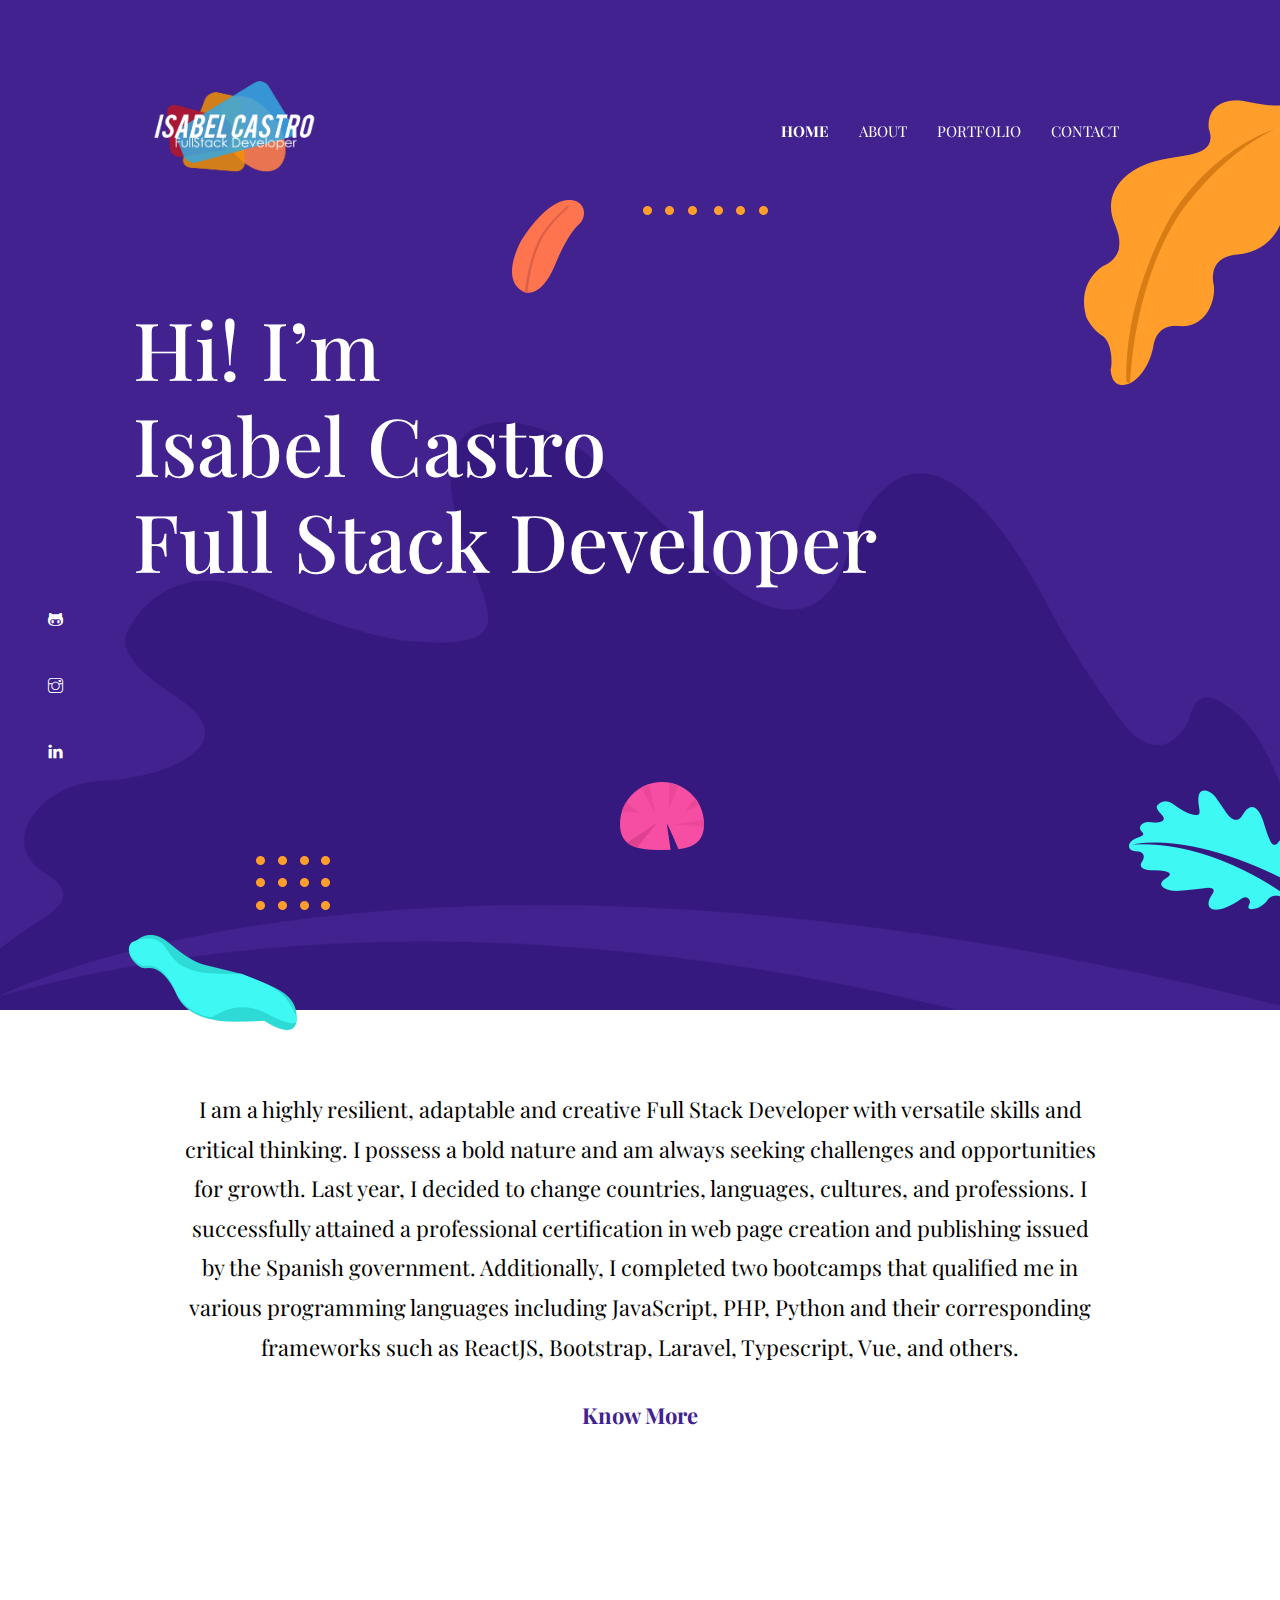
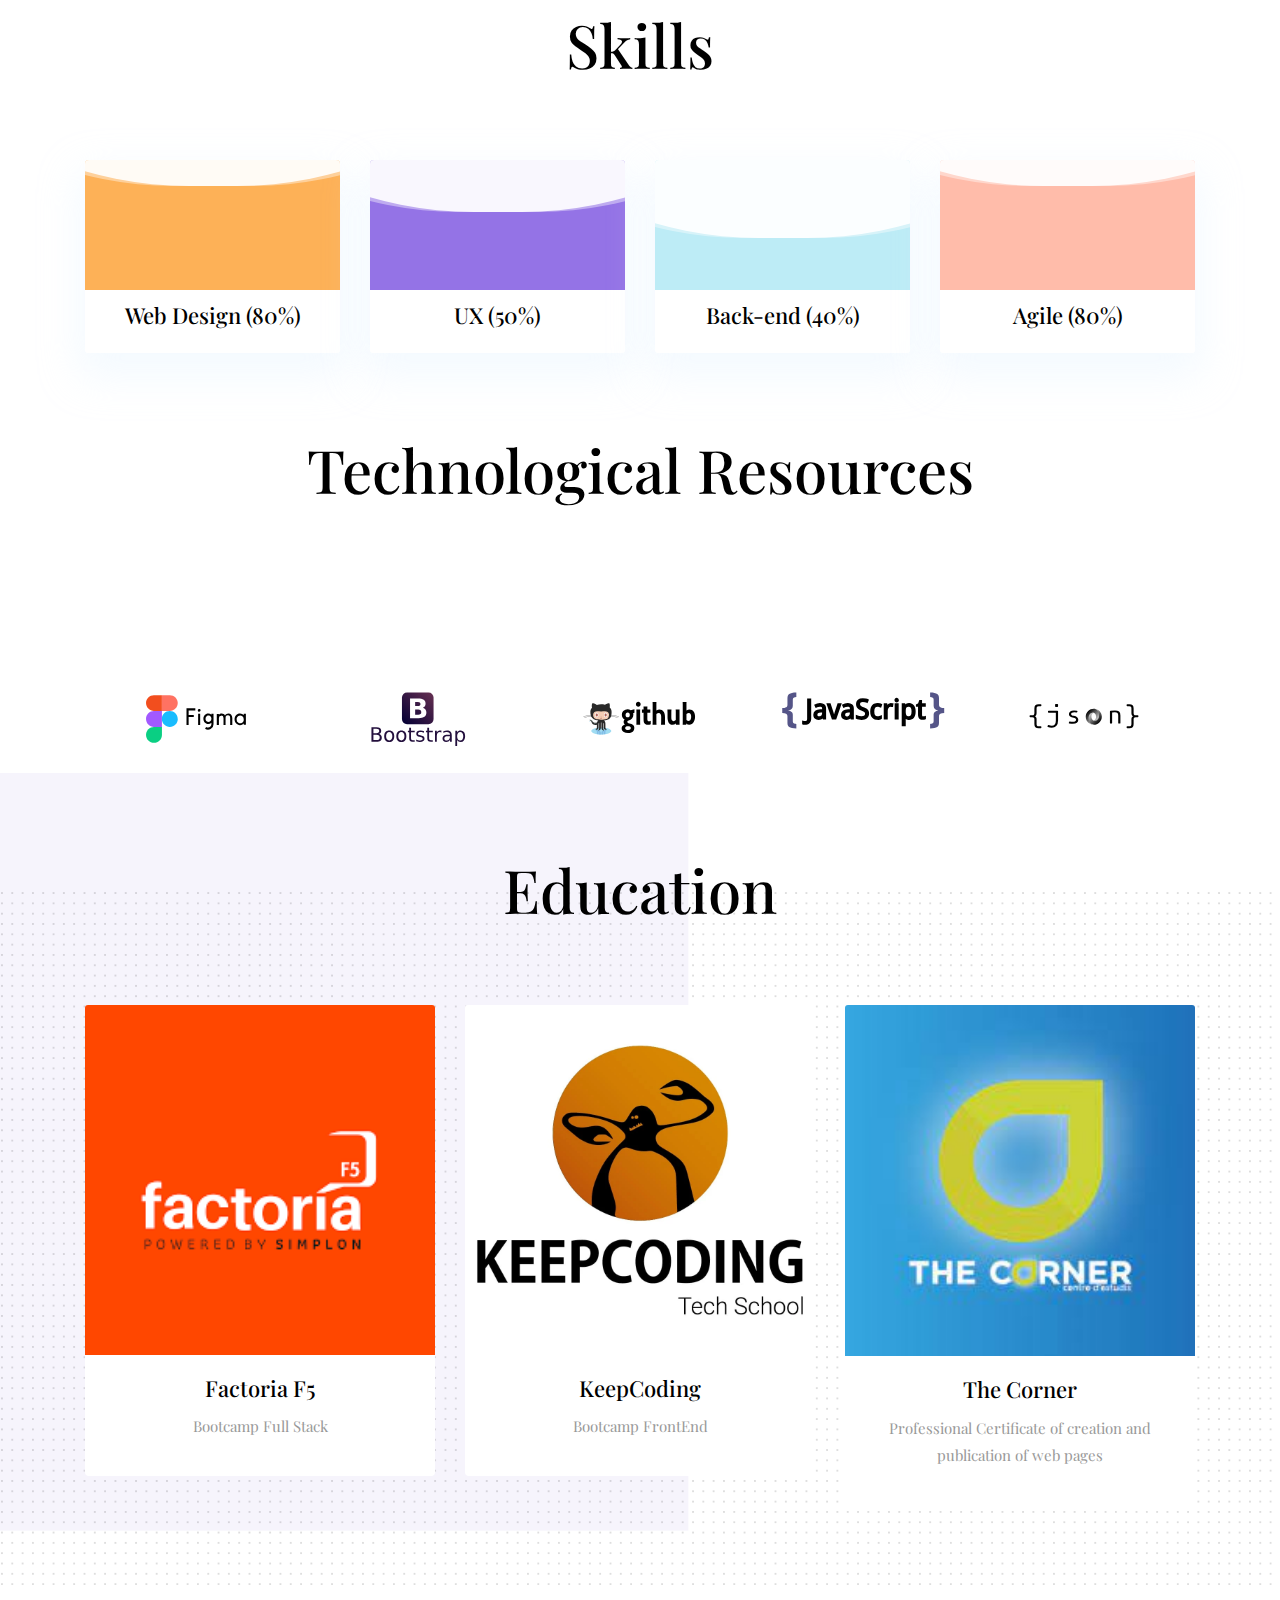
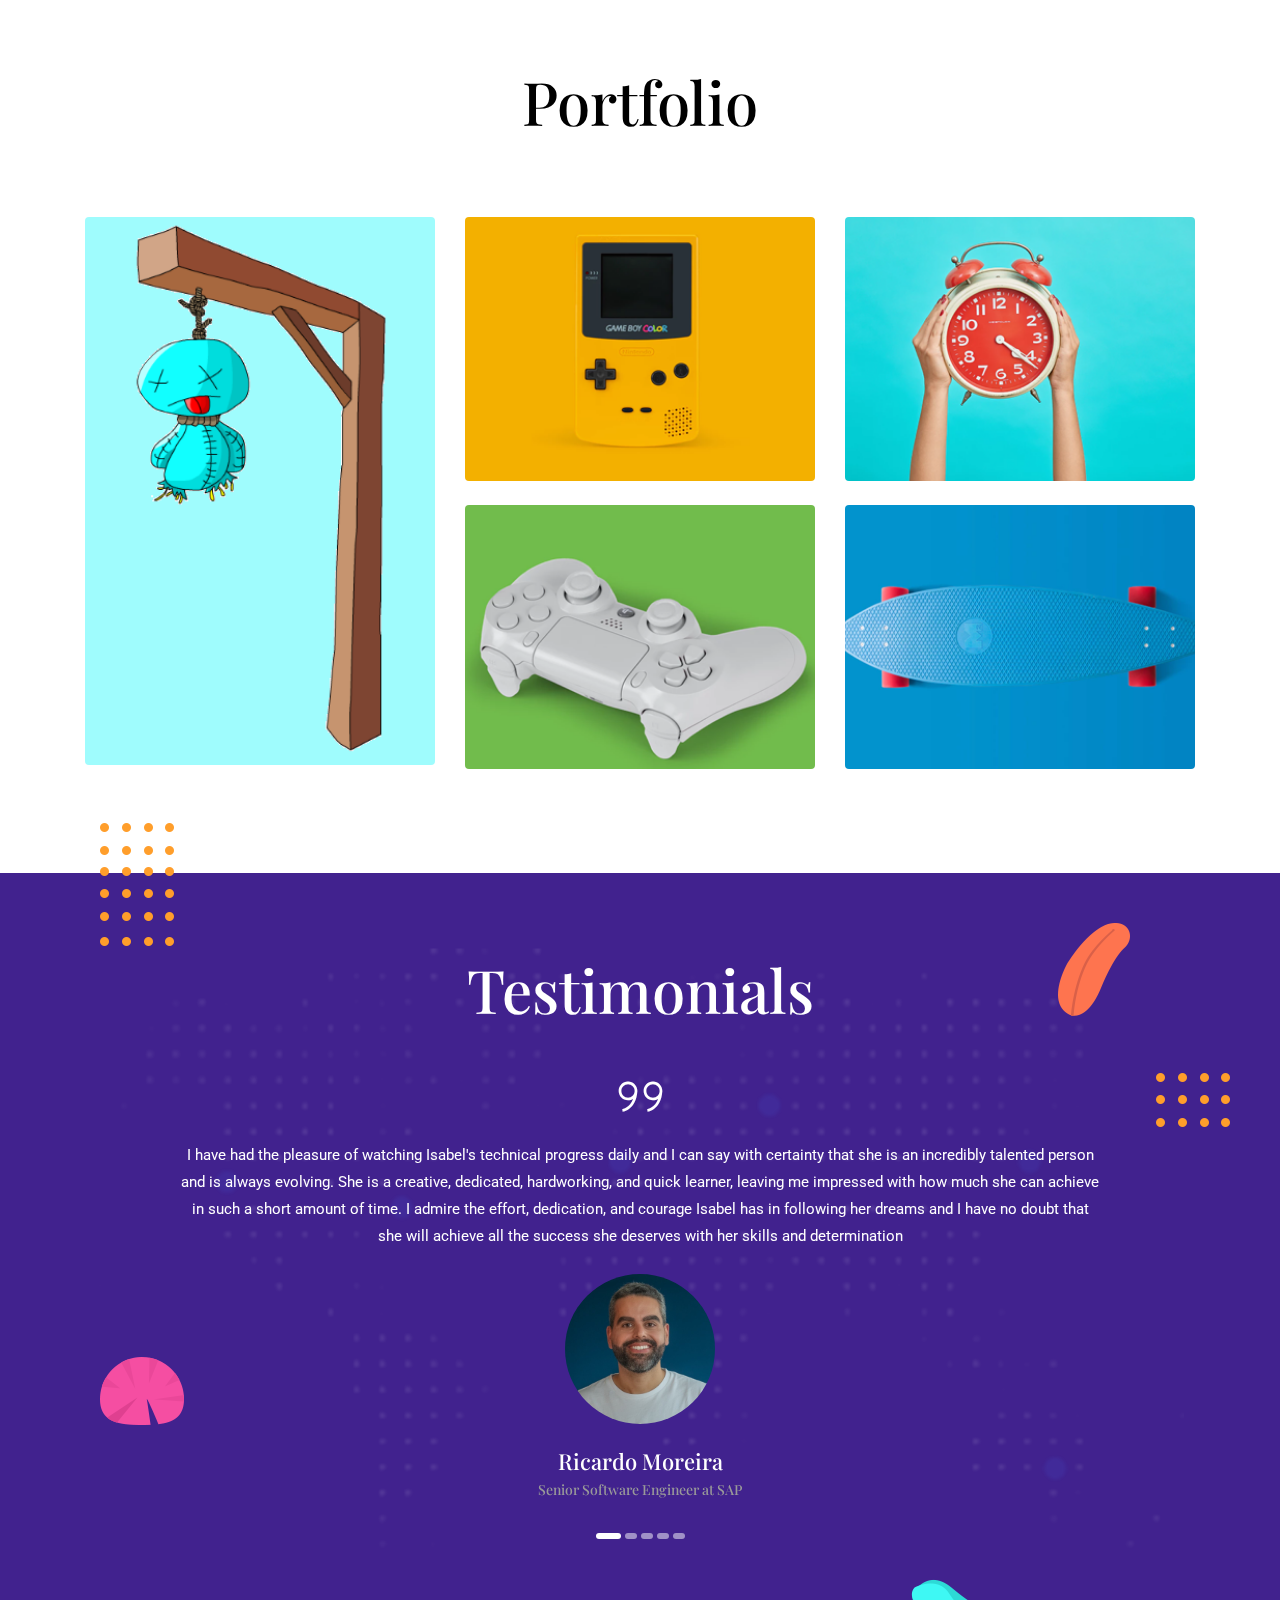
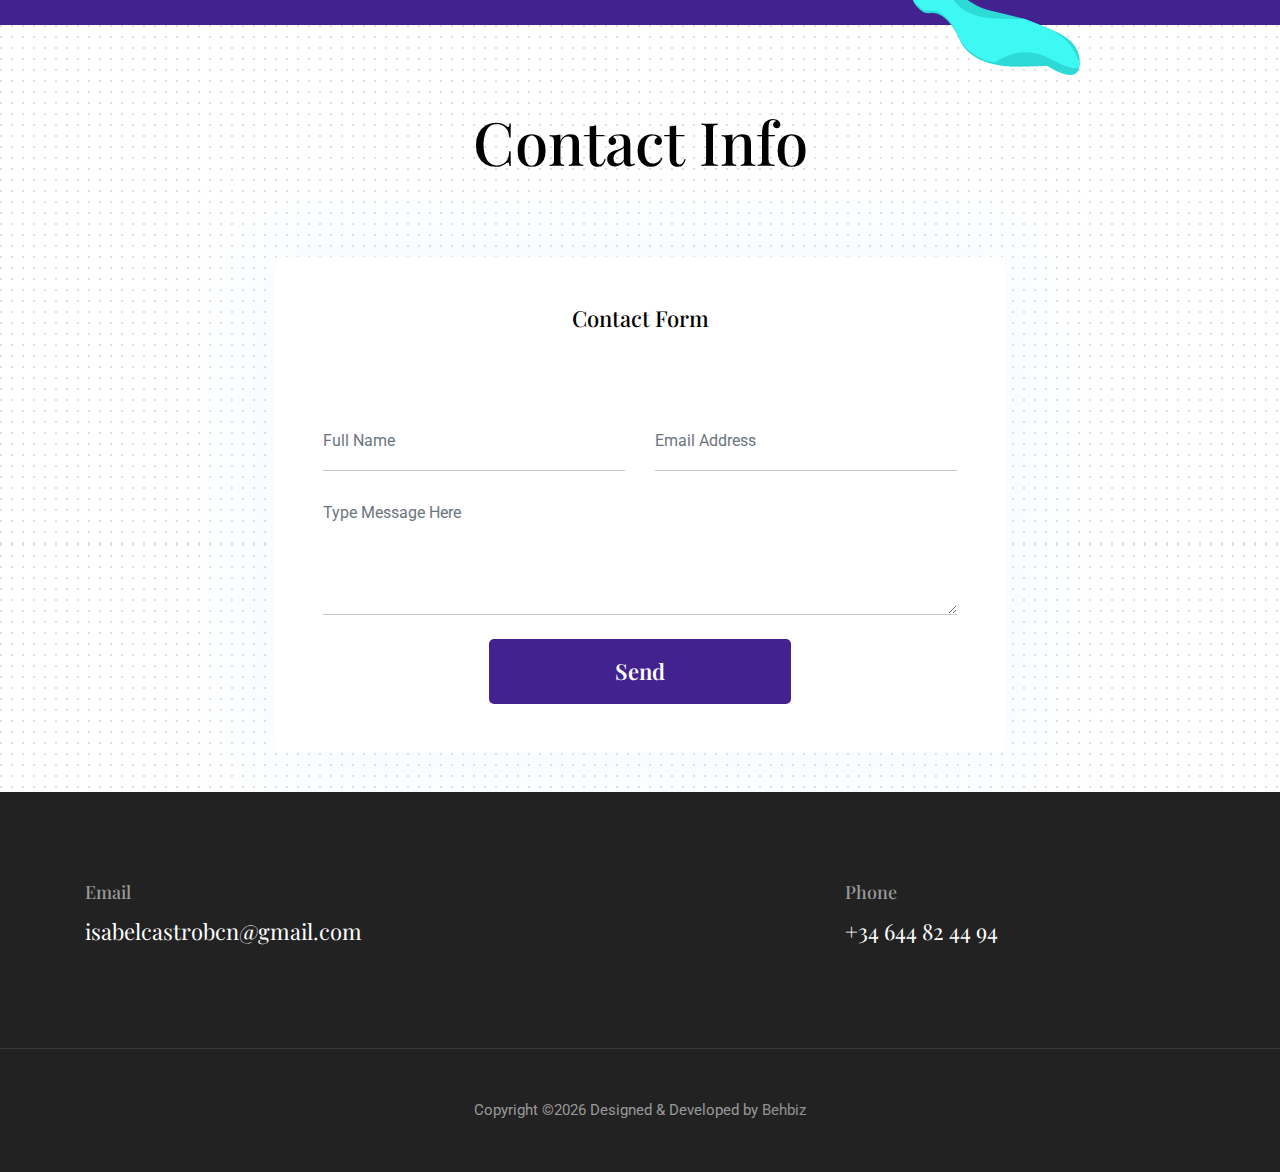
<file: theme/index.html>
<!DOCTYPE html>
<html lang="en">
<head>
  <meta charset="utf-8">
  <title>Portfolio I.S.C</title>
  <meta http-equiv="X-UA-Compatible" content="IE=edge">
  <meta name="description" content="Creative Portfolio Template">
  <meta name="viewport" content="width=device-width, initial-scale=1.0, maximum-scale=5.0">
  <meta name="author" content="Themefisher">
  <meta name="generator" content="Themefisher Kross Template v1.0">
  <meta name="theme-name" content="ISC" />
  <!-- Pendente -->
  <link rel="shortcut icon" type="image/x-icon" href="images/favicon.png" />
  <link rel="stylesheet" href="plugins/bootstrap/bootstrap.min.css">
  <link rel="stylesheet" href="plugins/slick/slick.css">
  <!-- pendente -->
  <link rel="stylesheet" href="plugins/themify-icons/themify-icons.css">
  <link href="css/style.css" rel="stylesheet">
</head>
<body>
  <header class="navigation fixed-top">
  <nav class="navbar navbar-expand-lg navbar-dark">
    <a class="navbar-brand font-tertiary h3" href="index.html">
    <!-- Pendente --><img src="./images/logo.png" width="170px" alt=" "></a>
    <button class="navbar-toggler" type="button" data-toggle="collapse" data-target="#navigation"
      aria-controls="navigation" aria-expanded="false" aria-label="Toggle navigation">
      <span class="navbar-toggler-icon"></span>
    </button>
    <div class="collapse navbar-collapse text-center" id="navigation">
      <ul class="navbar-nav ml-auto">
        <li class="nav-item active">
          <a class="nav-link" href="index.html">Home</a>
        </li>
        <li class="nav-item">
          <a class="nav-link" href="about.html">about</a>
        </li>
        <li class="nav-item">
          <a class="nav-link" href="portfolio.html">Portfolio</a>
        </li>
        <li class="nav-item">
          <a class="nav-link" href="contact.html">Contact</a>
        </li>
      </ul>
    </div>
  </nav>
</header>
<main class="main">
<!-- hero area -->
<section class="hero-area bg-primary" id="parallax">
  <div class="container">
    <div class="row">
      <div class="col-lg-11 mx-auto">
        <h1 class="text-white font-tertiary">Hi! I’m <br> Isabel Castro <br> Full Stack Developer</h1>
      </div>
    </div>
  </div>
  <div class="layer-bg w-100">
    <img class="img-fluid w-100" src="images/illustrations/leaf-bg.png" alt="bg-shape">
  </div>
  <div class="layer" id="l2">
    <img src="images/illustrations/dots-cyan.png" alt="bg-shape">
  </div>
  <div class="layer" id="l3">
    <img src="images/illustrations/leaf-orange.png" alt="bg-shape">
  </div>
  <div class="layer" id="l4">
    <img src="images/illustrations/dots-orange.png" alt="bg-shape">
  </div>
  <div class="layer" id="l5">
    <img src="images/illustrations/leaf-yellow.png" alt="bg-shape">
  </div>
  <div class="layer" id="l6">
    <img src="images/illustrations/leaf-cyan.png" alt="bg-shape">
  </div>
  <div class="layer" id="l7">
    <img src="images/illustrations/dots-group-orange.png" alt="bg-shape">
  </div>
  <div class="layer" id="l8">
    <img src="images/illustrations/leaf-pink-round.png" alt="bg-shape">
  </div>
  <div class="layer" id="l9">
    <img src="images/illustrations/leaf-cyan-2.png" alt="bg-shape">
  </div>
  <ul class="list-unstyled ml-5 mt-3 position-relative zindex-1">
    <li class="mb-5"><a class="text-white" href="https://github.com/Behbiz"><i class="ti-github"></i></a></li>
    <li class="mb-5"><a class="text-white" href="https://instagram.com/isabelscastro/"><i class="ti-instagram"></i></a></li>
    <li class="mb-5"><a class="text-white" href="https://linkedin.com/in/isabel-santos-castro-/"><i class="ti-linkedin"></i></a></li>
  </ul>
</section>
<!-- /hero area -->

<!-- about -->
<section class="section">
  <div class="container">
    <div class="row">
      <div class="col-lg-10 mx-auto text-center">
        <p class="font-secondary paragraph-lg text-dark"> <Last>I am a highly resilient, adaptable and creative Full Stack Developer with versatile skills and critical thinking. I possess a bold nature and am always seeking challenges and opportunities for growth. Last year, I decided to change countries, languages, cultures, and professions. I successfully attained a professional certification in web page creation and publishing issued by the Spanish government. Additionally, I completed two bootcamps that qualified me in various programming languages including JavaScript, PHP, Python and their corresponding frameworks such as ReactJS, Bootstrap, Laravel, Typescript, Vue, and others. </p>
        <a href="about.html" class="btn btn-transparent">know more</a>
      </div>
    </div>
  </div>
</section>
<!-- pendente skills -->
<section class="section">
  <div class="container">
    <div class="row">
      <div class="col-lg-12 text-center">
        <h2 class="section-title">Skills</h2>
      </div>
      <div class="col-lg-3 col-sm-6 mb-4 mb-lg-0">
        <div class="card shadow text-center">
          <div class="position-relative rounded-top progress-wrapper" data-color="#fdb157">
            <div class="wave" data-progress="80%"></div>
          </div>
          <div class="card-footer bg-white">
            <h4 class="card-title">Web Design (80%)</h4>
          </div>
        </div>
      </div>
      <div class="col-lg-3 col-sm-6 mb-4 mb-lg-0">
        <div class="card shadow text-center">
          <div class="position-relative rounded-top progress-wrapper" data-color="#9473e6">
            <div class="wave" data-progress="60%"></div>
          </div>
          <div class="card-footer bg-white">
            <h4 class="card-title">UX (50%)</h4>
          </div>
        </div>
      </div>
      <div class="col-lg-3 col-sm-6 mb-4 mb-lg-0">
        <div class="card shadow text-center">
          <div class="position-relative rounded-top progress-wrapper" data-color="#bdecf6">
            <div class="wave" data-progress="40%"></div>
          </div>
          <div class="card-footer bg-white">
            <h4 class="card-title">Back-end (40%)</h4>
          </div>
        </div>
      </div>
      <div class="col-lg-3 col-sm-6 mb-4 mb-lg-0">
        <div class="card shadow text-center">
          <div class="position-relative rounded-top progress-wrapper" data-color="#ffbcaa">
            <div class="wave" data-progress="80%"></div>
          </div>
          <div class="card-footer bg-white">
            <h4 class="card-title">Agile (80%)</h4>
          </div>
        </div>
      </div>
    </div>
  </div>
</section>
<!-- /skills -->
<!-- technologias -->
<div class="col-lg-12 text-center">
  <h2 class="section-title">Technological Resources</h2>
</div>
<section class="section pb-0">
 
  <div class="container">
    
    <div class="client-logo-slider d-flex align-items-center">
    <a href="contact.html" class="text-center d-block outline-0 p-4"><img class="d-unset img-fluid"
        src="./images/technologia/figma-ar21 (1).svg" alt="tech-logo"></a>
    <a href="contact.html" class="text-center d-block outline-0 p-4"><img class="d-unset img-fluid"
        src="./images/technologia/getbootstrap-ar21.svg" alt="tech-logo"></a>
    <a href="contact.html" class="text-center d-block outline-0 p-4"><img class="d-unset img-fluid"
        src="./images/technologia/github-ar21.svg   " alt="tech-logo"></a>
    <a href="contact.html" class="text-center d-block outline-0 p-4"><img class="d-unset img-fluid"
        src="./images/technologia/javascript-horizontal.svg" alt="tech-logo"></a>
    <a href="contact.html" class="text-center d-block outline-0 p-4"><img class="d-unset img-fluid"
        src="./images/technologia/json-ar21.svg   " alt="tech-logo"></a>
    <a href="contact.html" class="text-center d-block outline-0 p-4"><img class="d-unset img-fluid"
        src="./images/technologia/mysql-ar21.svg" alt="tech-logo"></a>
    <a href="contact.html" class="text-center d-block outline-0 p-4"><img class="d-unset img-fluid"
        src="./images/technologia/nodejs-ar21.svg" alt="tech-logo"></a>
    <a href="contact.html" class="text-center d-block outline-0 p-4"><img class="d-unset img-fluid"
        src="./images/technologia/php-ar21.svg" alt="tech-logo"></a>
    <a href="contact.html" class="text-center d-block outline-0 p-4"><img class="d-unset img-fluid"
        src="./images/technologia/python-ar21.svg" alt="tech-logo"></a>
    <a href="contact.html" class="text-center d-block outline-0 p-4"><img class="d-unset img-fluid"
        src="./images/technologia/reactjs-ar21.svg    " alt="tech-logo"></a>
    <a href="contact.html" class="text-center d-block outline-0 p-4"><img class="d-unset img-fluid"
        src="./images/technologia//sass-lang-ar21.svg" alt="tech-logo"></a>
    <a href="contact.html" class="text-center d-block outline-0 p-4"><img class="d-unset img-fluid"
        src="./images/technologia/mongodb-ar21.svg" alt="tech-logo"></a>
    <a href="contact.html" class="text-center d-block outline-0 p-4"><img class="d-unset img-fluid"
        src="./images/technologia/wordpress-ar21.svg" alt="tech-logo"></a>
    <a href="contact.html" class="text-center d-block outline-0 p-4"><img class="d-unset img-fluid"
        src="./images/technologia/laravel-ar21.svg" alt="tech-logo"></a>
    <a href="contact.html" class="text-center d-block outline-0 p-4"><img class="d-unset img-fluid"
        src="./images/technologia/w3_css-ar21.svg" alt="tech-logo"></a>
    <a href="contact.html" class="text-center d-block outline-0 p-4"><img class="d-unset img-fluid"
        src="./images/technologia/w3_html5-ar21.svg" alt="tech-logo"></a>
    <a href="contact.html" class="text-center d-block outline-0 p-4"><img class="d-unset img-fluid"
        src="./images/technologia/visualstudio_code-ar21.svg" alt="tech-logo"></a>
    
    </div>
   
  </div>
  </div>
</section>
<!-- bg image -->
  <img class="img-fluid edu-bg-image w-100" src="images/backgrounds/education-bg.png" alt="bg-image">
</section>

<section class="section bg-cover" data-background="images/backgrounds/team-bg.png">
  <div class="container">
    <div class="row">
      <div class="col-12 text-center">
        <h2 class="section-title">Education</h2>
      </div>
      <div class="col-md-4 col-sm-6 mb-4 mb-md-0">
        <div class="card text-center">
          <img src="images/about/Factoria.png" class="card-img-top">
          <div class="card-body">
            <h4 class="card-title">Factoria F5</h4>
            <p class="text-light font-secondary">Bootcamp Full Stack</p>
          </div>
        </div>
      </div>
      <div class="col-md-4 col-sm-6 mb-4 mb-md-0">
        <div class="card text-center">
          <img src="images/about/KeepCoding.png" class="card-img-top">
          <div class="card-body">
            <h4 class="card-title">KeepCoding</h4>
            <p class="text-light font-secondary">Bootcamp FrontEnd</p>
          </div>
        </div>
      </div>
      <div class="col-md-4 col-sm-6 mb-4 mb-md-0">
        <div class="card text-center">
          <img src="images/about/The Corner.jpg" class="card-img-top">
          <div class="card-body">
            <h4 class="card-title">The Corner </h4>
            <p class="text-light font-secondary">Professional Certificate of creation and publication of web pages</p>
          </div>
        </div>
      </div>
    </div>
  </div>
</section>

<!-- portfolio -->
<section class="section">
  <div class="container">
    <div class="row">
      <div class="col-12 text-center">
        <h2 class="section-title">Portfolio</h2>
      </div>
    </div>
    <div class="row shuffle-wrapper">
      <div class="col-lg-4 col-6 mb-4 shuffle-item">
        <div class="position-relative rounded hover-wrapper">
          <img src="images/portfolio/ahorcado1.png" alt="portfolio-image" class="img-fluid rounded w-100">
          <div class="hover-overlay">
            <div class="hover-content">
              <a class="btn btn-light btn-sm" href="#!">view project</a>
            </div>
          </div>
        </div>
      </div>
      <div class="col-lg-4 col-6 mb-4 shuffle-item">
        <div class="position-relative rounded hover-wrapper">
          <img src="images/portfolio/item-2.png" alt="portfolio-image" class="img-fluid rounded w-100">
          <div class="hover-overlay">
            <div class="hover-content">
              <a class="btn btn-light btn-sm" href="#!">view project</a>
            </div>
          </div>
        </div>
      </div>
      <div class="col-lg-4 col-6 mb-4 shuffle-item">
        <div class="position-relative rounded hover-wrapper">
          <img src="images/portfolio/item-3.png" alt="portfolio-image" class="img-fluid rounded w-100">
          <div class="hover-overlay">
            <div class="hover-content">
              <a class="btn btn-light btn-sm" href="#!">view project</a>
            </div>
          </div>
        </div>
      </div>
      <div class="col-lg-4 col-6 mb-4 shuffle-item">
        <div class="position-relative rounded hover-wrapper">
          <img src="images/portfolio/item-4.png" alt="portfolio-image" class="img-fluid rounded w-100">
          <div class="hover-overlay">
            <div class="hover-content">
              <a class="btn btn-light btn-sm" href="#!">view project</a>
            </div>
          </div>
        </div>
      </div>
      <div class="col-lg-4 col-6 mb-4 shuffle-item">
        <div class="position-relative rounded hover-wrapper">
          <img src="images/portfolio/item-5.png" alt="portfolio-image" class="img-fluid rounded w-100">
          <div class="hover-overlay">
            <div class="hover-content">
              <a class="btn btn-light btn-sm" href="#!">view project</a>
            </div>
          </div>
        </div>
      </div>
    </div>
  </div>
</section>
<!-- /portfolio -->

<!-- testimonial -->
<section class="section bg-primary position-relative testimonial-bg-shapes">
  <div class="container">
    <div class="row">
      <div class="col-12 text-center">
        <h2 class="section-title text-white mb-5">Testimonials</h2>
      </div>
      <div class="col-lg-10 mx-auto testimonial-slider">
           <!-- slider-item -->
           <div class="text-center testimonial-content">
            <i class="ti-quote-right text-white icon mb-4 d-inline-block"></i>
            <p class="text-white mb-4">I have had the pleasure of watching Isabel's technical progress daily and I can say with certainty that she is an incredibly talented person and is always evolving. She is a creative, dedicated, hardworking, and quick learner, leaving me impressed with how much she can achieve in such a short amount of time. I admire the effort, dedication, and courage Isabel has in following her dreams and I have no doubt that she will achieve all the success she deserves with her skills and determination</p>
            <img class="img-fluid rounded-circle mb-4 d-inline-block" width="150px" src="images/testimonial/ricardo.jpg"
              alt="client-image">
            <h4 class="text-white">Ricardo Moreira </h4>
            <h6 class="text-light mb-4">Senior Software Engineer at SAP</h6>
          </div>
        <!-- slider-item -->
        <div class="text-center testimonial-content">
          <i class="ti-quote-right text-white icon mb-4 d-inline-block"></i>
          <p class="text-white mb-4">Lorem ipsum dolor sit amet, consectetur adipisicing elit, sed do eiusmod tempor
            incididunt ut labore et dolore magna aliqua. Ut enim ad minim veniam, <strong>quis nostrud exercitation
              ullamco laboris nisi ut aliquip ex ea commodo consequat.</strong> Duis aute irure dolor in reprehenderit
            in voluptate velit esse cillum dolore eu fugiat nulla pariatur.</p>
          <img class="img-fluid rounded-circle mb-4 d-inline-block" width="150px" src="images/testimonial/fernando.jpg"
            alt="client-image">
          <h4 class="text-white">Fernando Rodriguez </h4>
          <h6 class="text-light mb-4">Co-Founder, CLO, developer & trainer. Guinness Record Holder.</h6>
        </div>
         <!-- slider-item -->
         <div class="text-center testimonial-content">
          <i class="ti-quote-right text-white icon mb-4 d-inline-block"></i>
          <p class="text-white mb-4">Lorem ipsum dolor sit amet, consectetur adipisicing elit, sed do eiusmod tempor
            incididunt ut labore et dolore magna aliqua. Ut enim ad minim veniam, <strong>quis nostrud exercitation
              ullamco
              laboris nisi ut aliquip ex ea commodo consequat.</strong> Duis aute irure dolor in reprehenderit in
            voluptate velit
            esse cillum dolore eu fugiat nulla pariatur.</p>
          <img class="img-fluid rounded-circle mb-4 d-inline-block" width="150px" src="images/testimonial/andres.jpg"
            alt="client-image">
          <h4 class="text-white">Andres Esteban Patiño Gomez </h4>
          <h6 class="text-light mb-4">Trainer at F5 Factory</h6>
        </div>
        <!-- slider-item -->
        <div class="text-center testimonial-content">
          <i class="ti-quote-right text-white icon mb-4 d-inline-block"></i>
          <p class="text-white mb-4">Lorem ipsum dolor sit amet, consectetur adipisicing elit, sed do eiusmod tempor
            incididunt ut labore et dolore magna aliqua. Ut enim ad minim veniam, <strong>quis nostrud exercitation
              ullamco
              laboris nisi ut aliquip ex ea commodo consequat.</strong> Duis aute irure dolor in reprehenderit in
            voluptate velit
            esse cillum dolore eu fugiat nulla pariatur.</p>
          <img class="img-fluid rounded-circle mb-4 d-inline-block" width="150px" src="images/testimonial/rocio.jpg"
            alt="client-image">
          <h4 class="text-white">Rocío Cejudo Soronellas</h4>
          <h6 class="text-light mb-4">Co-trainer at F5 factory</h6>
        </div>
      
        <!-- slider-item -->
        <div class="text-center testimonial-content">
          <i class="ti-quote-right text-white icon mb-4 d-inline-block"></i>
          <p class="text-white mb-4">Lorem ipsum dolor sit amet, consectetur adipisicing elit, sed do eiusmod tempor
            incididunt ut labore et dolore magna aliqua. Ut enim ad minim veniam, <strong>quis nostrud exercitation
              ullamco
              laboris nisi ut aliquip ex ea commodo consequat.</strong> Duis aute irure dolor in reprehenderit in
            voluptate velit
            esse cillum dolore eu fugiat nulla pariatur.</p>
          <img class="img-fluid rounded-circle mb-4 d-inline-block" width="150px" src="images/testimonial/jabes.jpg"
            alt="client-image">
          <h4 class="text-white">Trainer, web development, mobile, Youtuber</h4>
          <h6 class="text-light mb-4">Trainer, web development, mobile, Youtuber</h6>
        </div>
  
        
      </div>
    </div>
  </div>
  <!-- bg shapes -->
  <img src="images/backgrounds/map.png" alt="map" class="img-fluid bg-map">
  <img src="images/illustrations/dots-group-v.png" alt="bg-shape" class="img-fluid bg-shape-1">
  <img src="images/illustrations/leaf-orange.png" alt="bg-shape" class="img-fluid bg-shape-2">
  <img src="images/illustrations/dots-group-sm.png" alt="bg-shape" class="img-fluid bg-shape-3">
  <img src="images/illustrations/leaf-pink-round.png" alt="bg-shape" class="img-fluid bg-shape-4">
  <img src="images/illustrations/leaf-cyan.png" alt="bg-shape" class="img-fluid bg-shape-5">
</section>

<section class="section section-on-footer" data-background="images/backgrounds/bg-dots.png">
  <div class="container">
    <div class="row">
      <div class="col-12 text-center">
        <h2 class="section-title">Contact Info</h2>
      </div>
      <div class="col-lg-8 mx-auto">
        <div class="bg-white rounded text-center p-5 shadow-down">
          <h4 class="mb-80">Contact Form</h4>
          <form action="#" class="row">
            <div class="col-md-6">
              <input type="text" id="name" name="name" placeholder="Full Name" class="form-control px-0 mb-4" required>
            </div>
            <div class="col-md-6">
              <input type="email" id="email" name="email" placeholder="Email Address" class="form-control px-0 mb-4" required>
            </div>
            <div class="col-12">
              <textarea name="message" id="message" class="form-control px-0 mb-4"
                placeholder="Type Message Here" required></textarea>
            </div>
            <div class="col-lg-6 col-10 mx-auto">
              <button class="btn btn-primary w-100">send</button>
            </div>
          </form>
        </div>
      </div>
    </div>
  </div>
</section>
</main>
<footer class="bg-dark footer-section">
  <div class="section">
    <div class="container">
      <div class="row">
        <div class="col-md-4">
          <h5 class="text-light">Email</h5>
          <p class="text-white paragraph-lg font-secondary">isabelcastrobcn@gmail.com</p>
        </div>
        <div class="col-md-4">
          
        </div>
        <div class="col-md-4">
          <h5 class="text-light">Phone</h5>
          <p class="text-white paragraph-lg font-secondary">+34 644 82 44 94</p>
        </div>
      </div>
    </div>
  </div>
  <div class="border-top text-center border-dark py-5">
    <p class="mb-0 text-light">Copyright &copy;<script>
        var CurrentYear = new Date().getFullYear()
        document.write(CurrentYear)
      </script> Designed &amp; Developed by <a class="text-white-50" href="Themefisher">Behbiz</a></p>
  </div>
</footer>


<!-- jQuery -->
<script src="plugins/jQuery/jquery.min.js"></script>
<!-- Bootstrap JS -->
<script src="plugins/bootstrap/bootstrap.min.js"></script>
<!-- slick slider -->
<script src="plugins/slick/slick.min.js"></script>
<!-- filter -->
<script src="plugins/shuffle/shuffle.min.js"></script>
<!-- Main Script -->
<script src="js/script.js"></script>

</body>
</html>
</file>
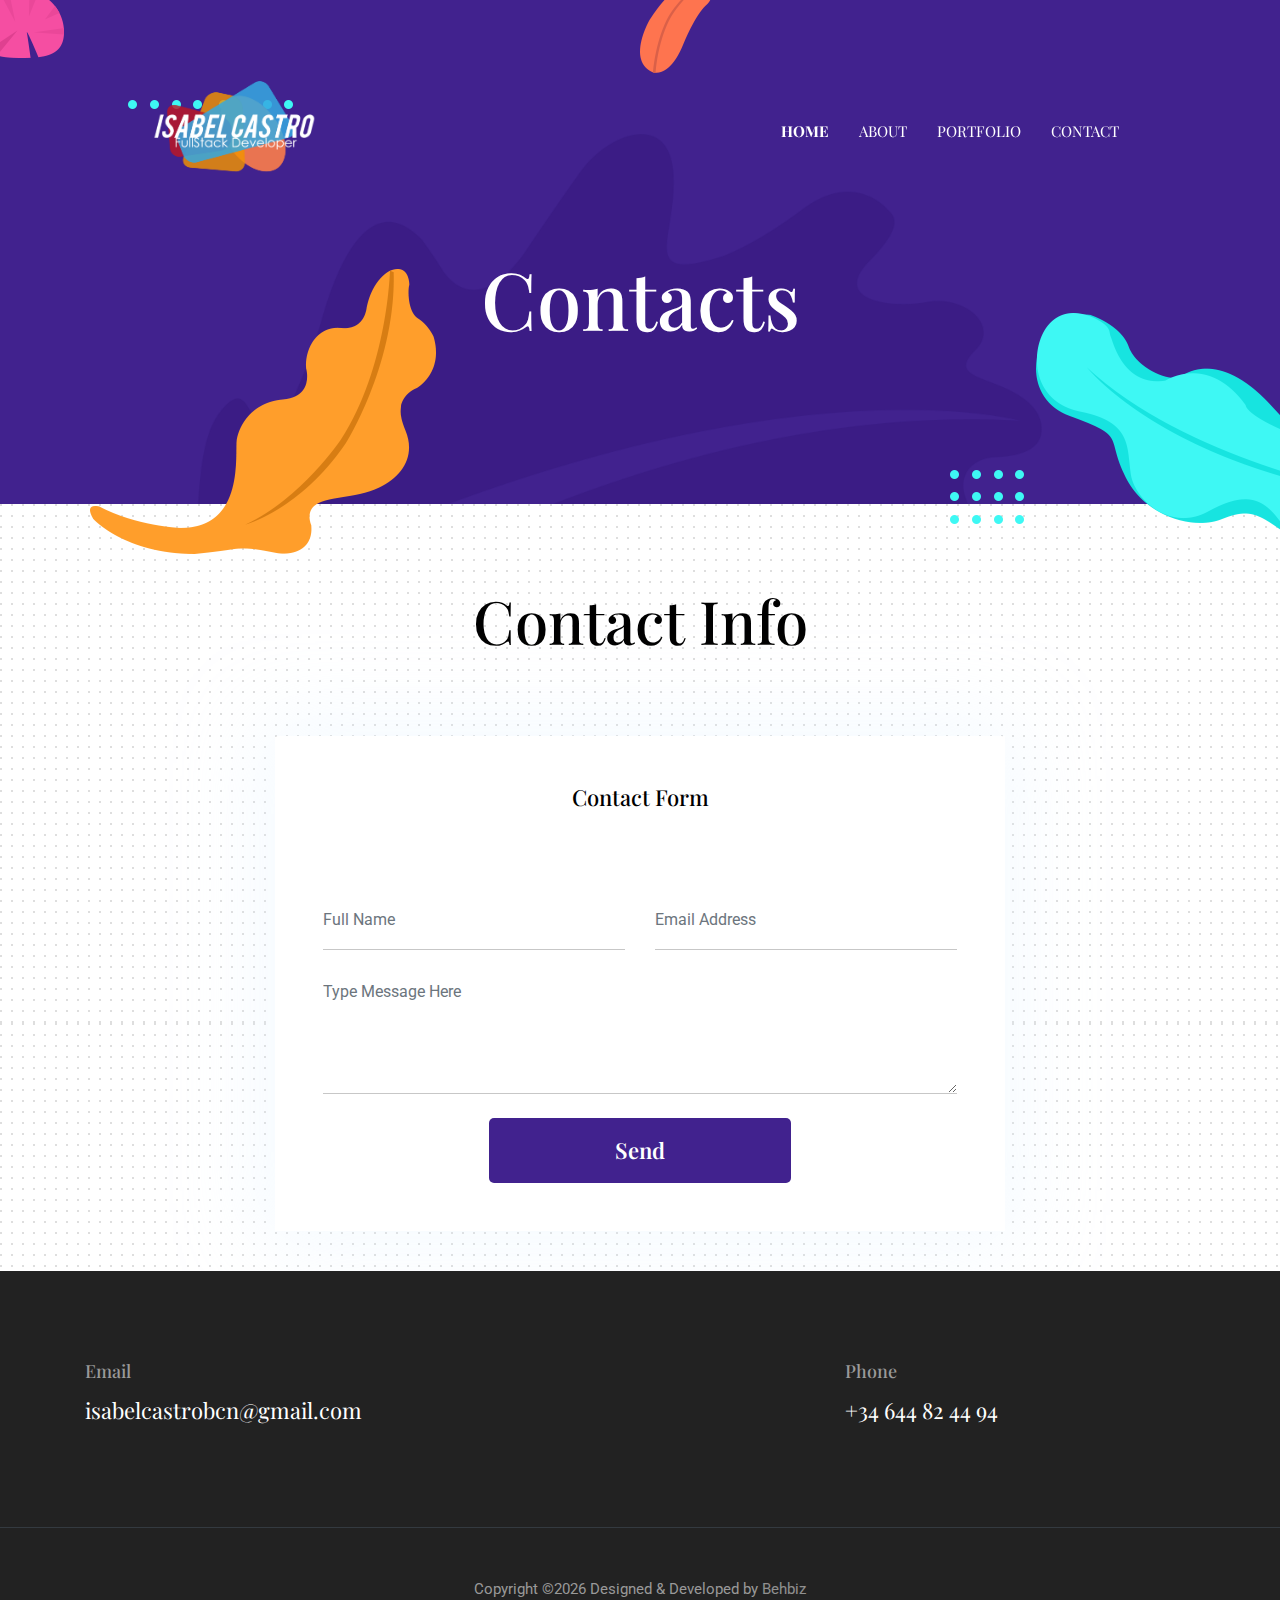
<file: theme/contact.html>
<!DOCTYPE html>

<!--
 // WEBSITE: https://themefisher.com
 // TWITTER: https://twitter.com/themefisher
 // FACEBOOK: https://www.facebook.com/themefisher
 // GITHUB: https://github.com/themefisher/
-->

<html lang="en">
<head>

  <!-- Basic Page Needs
  ================================================== -->
  <meta charset="utf-8">
  <title>Kross - Creative Portfolio Template</title>

  <!-- Mobile Specific Metas
  ================================================== -->
  <meta http-equiv="X-UA-Compatible" content="IE=edge">
  <meta name="description" content="Creative Portfolio Template">
  <meta name="viewport" content="width=device-width, initial-scale=1.0, maximum-scale=5.0">
  <meta name="author" content="Themefisher">
  <meta name="generator" content="Themefisher Kross Template v1.0">
  
  <!-- theme meta -->
  <meta name="theme-name" content="kross" />
  
  <!-- Favicon -->
  <link rel="shortcut icon" type="image/x-icon" href="images/favicon.png" />
  
  <!-- ** Plugins Needed for the Project ** -->
  <!-- Bootstrap -->
  <link rel="stylesheet" href="plugins/bootstrap/bootstrap.min.css">
  <!-- slick slider -->
  <link rel="stylesheet" href="plugins/slick/slick.css">
  <!-- themefy-icon -->
  <link rel="stylesheet" href="plugins/themify-icons/themify-icons.css">

  <!-- Main Stylesheet -->
  <link href="css/style.css" rel="stylesheet">

</head>
<body>
  


<header class="navigation fixed-top">
  <nav class="navbar navbar-expand-lg navbar-dark">
    <a class="navbar-brand font-tertiary h3" href="index.html"><img src="images/logo.png" width="170px" alt="Myself"></a>
    <button class="navbar-toggler" type="button" data-toggle="collapse" data-target="#navigation"
      aria-controls="navigation" aria-expanded="false" aria-label="Toggle navigation">
      <span class="navbar-toggler-icon"></span>
    </button>

    <div class="collapse navbar-collapse text-center" id="navigation">
      <ul class="navbar-nav ml-auto">
        <li class="nav-item active">
          <a class="nav-link" href="index.html">Home</a>
        </li>
        <li class="nav-item">
          <a class="nav-link" href="about.html">about</a>
        </li>
        <li class="nav-item">
          <a class="nav-link" href="portfolio.html">Portfolio</a>
        </li>
        <li class="nav-item">
          <a class="nav-link" href="contact.html">Contact</a>
        </li>
      </ul>
    </div>
  </nav>
</header>
<main class="main">
<!-- page title -->
<section class="page-title bg-primary position-relative">
  <div class="container">
    <div class="row">
      <div class="col-12 text-center">
        <h1 class="text-white font-tertiary">Contacts</h1>
      </div>
    </div>
  </div>
  <!-- background shapes -->
  <img src="images/illustrations/page-title.png" alt="illustrations" class="bg-shape-1 w-100">
  <img src="images/illustrations/leaf-pink-round.png" alt="illustrations" class="bg-shape-2">
  <img src="images/illustrations/dots-cyan.png" alt="illustrations" class="bg-shape-3">
  <img src="images/illustrations/leaf-orange.png" alt="illustrations" class="bg-shape-4">
  <img src="images/illustrations/leaf-yellow.png" alt="illustrations" class="bg-shape-5">
  <img src="images/illustrations/dots-group-cyan.png" alt="illustrations" class="bg-shape-6">
  <img src="images/illustrations/leaf-cyan-lg.png" alt="illustrations" class="bg-shape-7">
</section>
<!-- /page title -->

<!-- contact -->
<section class="section section-on-footer" data-background="images/backgrounds/bg-dots.png">
  <div class="container">
    <div class="row">
      <div class="col-12 text-center">
        <h2 class="section-title">Contact Info</h2>
      </div>
      <div class="col-lg-8 mx-auto">
        <div class="bg-white rounded text-center p-5 shadow-down">
          <h4 class="mb-80">Contact Form</h4>
          <form action="#" class="row">
            <div class="col-md-6">
              <input type="text" id="name" name="name" placeholder="Full Name" class="form-control px-0 mb-4" required>
            </div>
            <div class="col-md-6">
              <input type="email" id="email" name="email" placeholder="Email Address" class="form-control px-0 mb-4" required>
            </div>
            <div class="col-12">
              <textarea name="message" id="message" class="form-control px-0 mb-4"
                placeholder="Type Message Here" required></textarea>
            </div>
            <div class="col-lg-6 col-10 mx-auto">
              <button class="btn btn-primary w-100">send</button>
            </div>
          </form>
        </div>
      </div>
    </div>
  </div>
</section>
</main>
<!-- /contact -->

<footer class="bg-dark footer-section">
  <div class="section">
    <div class="container">
      <div class="row">
        <div class="col-md-4">
          <h5 class="text-light">Email</h5>
          <p class="text-white paragraph-lg font-secondary">isabelcastrobcn@gmail.com</p>
        </div>
        <div class="col-md-4">
          
        </div>
        <div class="col-md-4">
          <h5 class="text-light">Phone</h5>
          <p class="text-white paragraph-lg font-secondary">+34 644 82 44 94</p>
        </div>
      </div>
    </div>
  </div>
  <div class="border-top text-center border-dark py-5">
    <p class="mb-0 text-light">Copyright &copy;<script>
        var CurrentYear = new Date().getFullYear()
        document.write(CurrentYear)
      </script> Designed &amp; Developed by <a class="text-white-50" href="Themefisher">Behbiz</a></p>
  </div>
</footer>
<!-- /footer -->

<!-- jQuery -->
<script src="plugins/jQuery/jquery.min.js"></script>
<!-- Bootstrap JS -->
<script src="plugins/bootstrap/bootstrap.min.js"></script>
<!-- slick slider -->
<script src="plugins/slick/slick.min.js"></script>
<!-- filter -->
<script src="plugins/shuffle/shuffle.min.js"></script>

<!-- Main Script -->
<script src="js/script.js"></script>

</body>
</html>
</file>
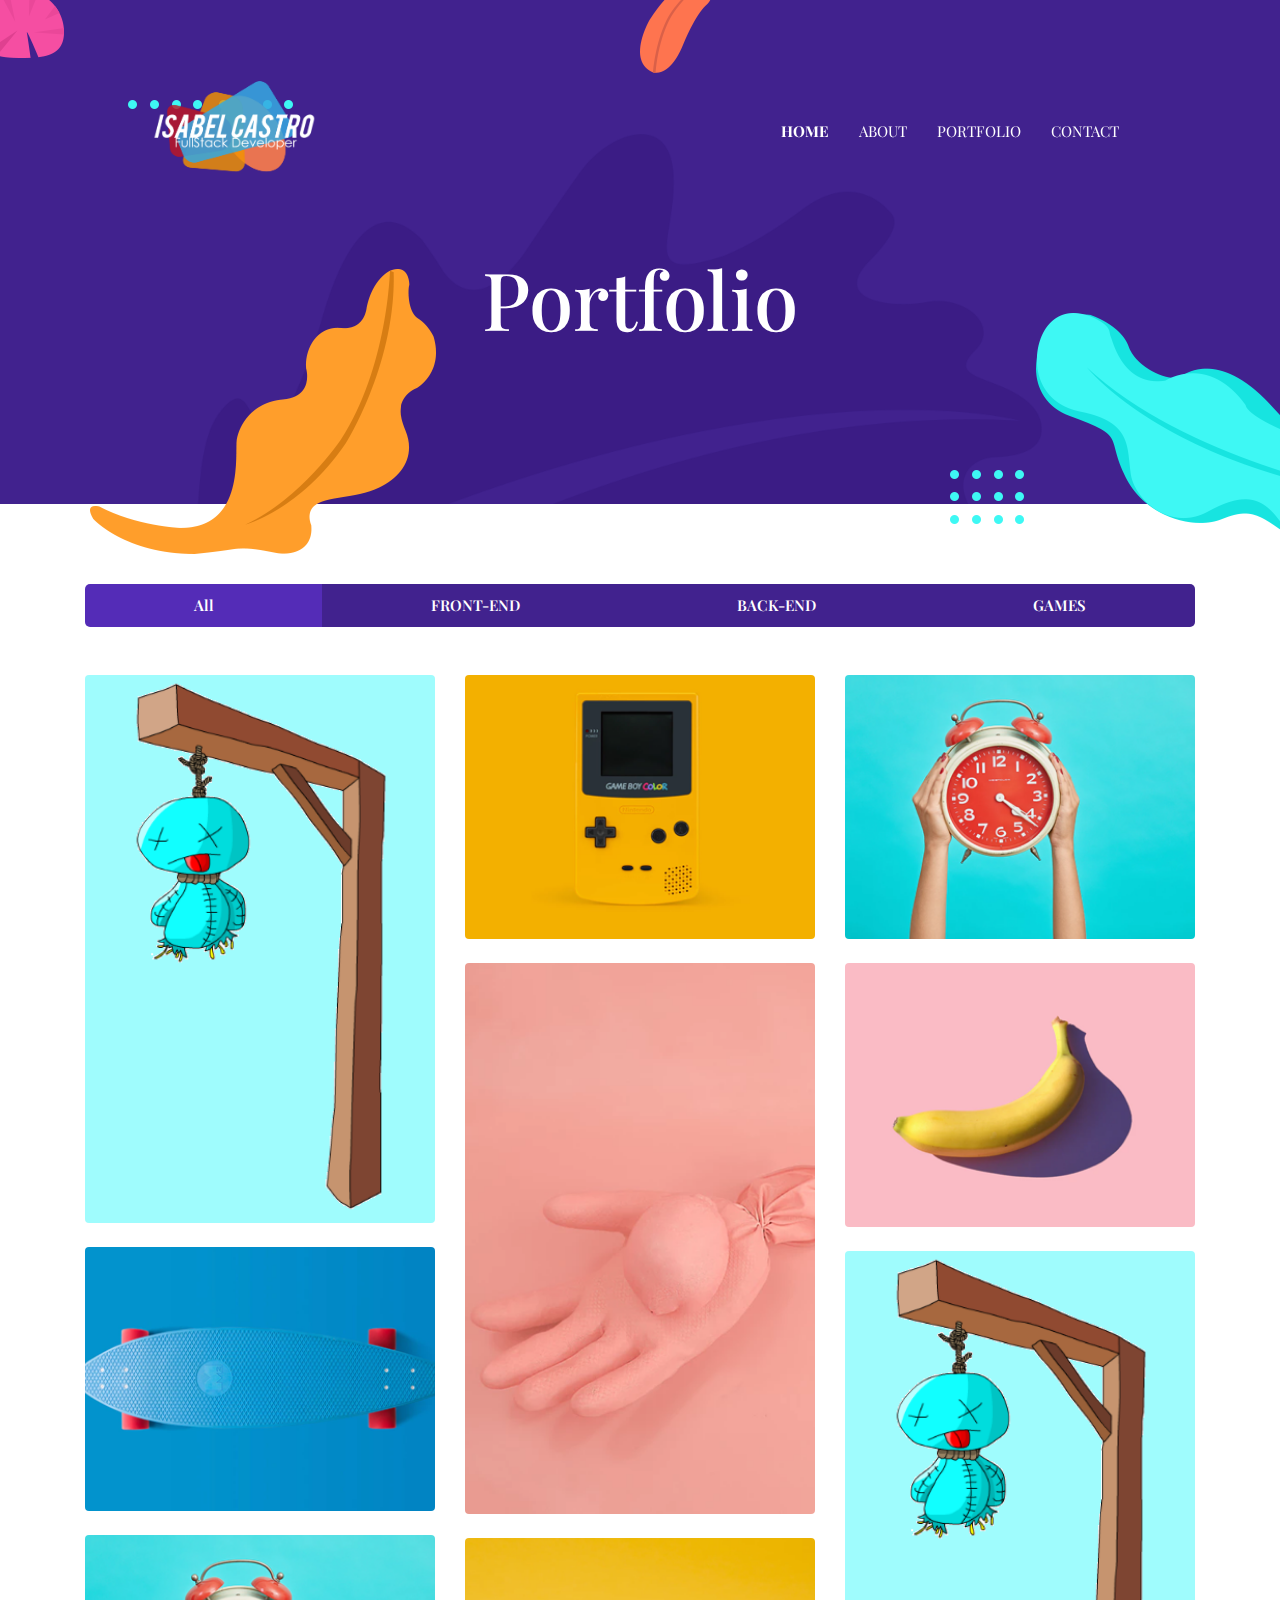
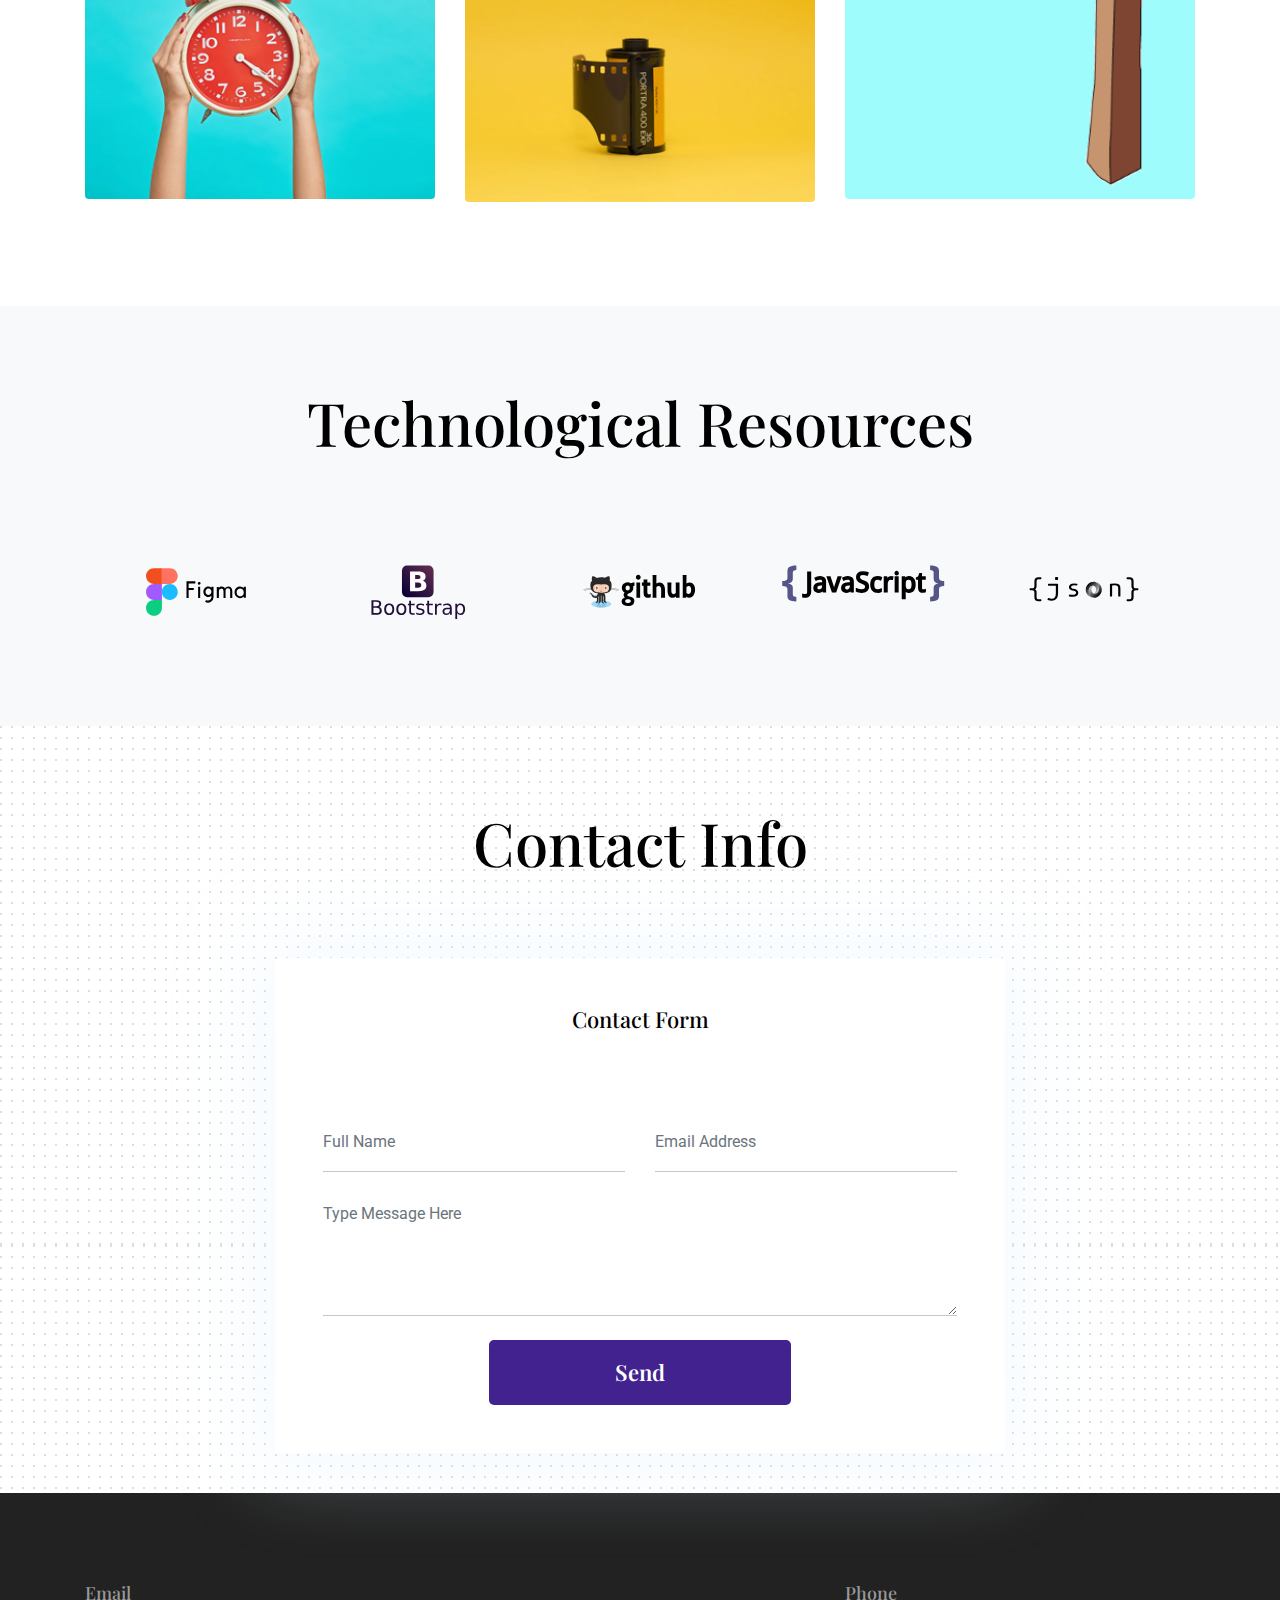
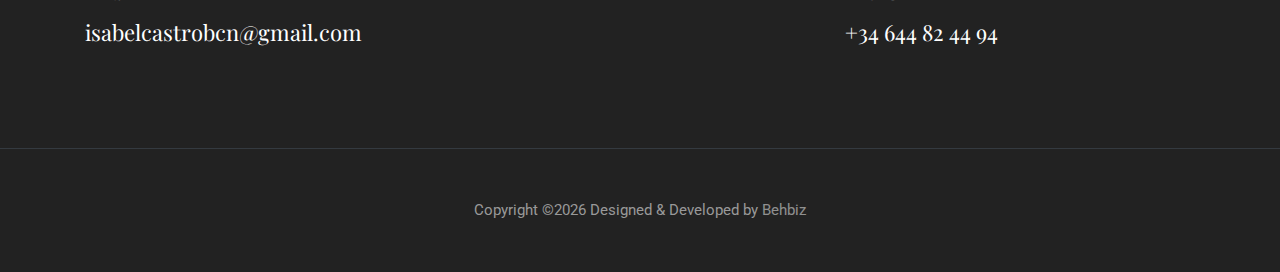
<file: theme/portfolio.html>
<!DOCTYPE html>
<html lang="en">
<head>
  <meta charset="utf-8">
  <title>Portfolio I.S.C</title>
  <meta http-equiv="X-UA-Compatible" content="IE=edge">
  <meta name="description" content="Creative Portfolio Template">
  <meta name="viewport" content="width=device-width, initial-scale=1.0, maximum-scale=5.0">
  <meta name="author" content="Themefisher">
  <meta name="generator" content="Themefisher Kross Template v1.0">
  <meta name="theme-name" content="ISC" />
  <link rel="stylesheet" href="plugins/bootstrap/bootstrap.min.css">
  <link rel="stylesheet" href="plugins/slick/slick.css">
  <!-- Pendente -->
  <link rel="stylesheet" href="plugins/themify-icons/themify-icons.css">
  <link href="css/style.css" rel="stylesheet">
</head>
<body>

<header class="navigation fixed-top">
  <nav class="navbar navbar-expand-lg navbar-dark">
    <a class="navbar-brand font-tertiary h3" href="index.html">
      <img src="images/logo.png" width="170px" alt="Myself"></a>
    <button class="navbar-toggler" type="button" data-toggle="collapse" data-target="#navigation"
      aria-controls="navigation" aria-expanded="false" aria-label="Toggle navigation">
      <span class="navbar-toggler-icon"></span>
    </button>
    <div class="collapse navbar-collapse text-center" id="navigation">
      <ul class="navbar-nav ml-auto">
        <li class="nav-item active">
          <a class="nav-link" href="index.html">Home</a>
        </li>
        <li class="nav-item">
          <a class="nav-link" href="about.html">about</a>
        </li>
        <li class="nav-item">
          <a class="nav-link" href="portfolio.html">Portfolio</a>
        </li>
        <li class="nav-item">
          <a class="nav-link" href="contact.html">Contact</a>
        </li>
      </ul>
    </div>
  </nav>
</header>

<section class="page-title bg-primary position-relative">
  <div class="container">
    <div class="row">
      <div class="col-12 text-center">
        <h1 class="text-white font-tertiary">Portfolio</h1>
      </div>
    </div>
  </div>
  <!-- background shapes -->
  <img src="images/illustrations/page-title.png" alt="illustrations" class="bg-shape-1 w-100">
  <img src="images/illustrations/leaf-pink-round.png" alt="illustrations" class="bg-shape-2">
  <img src="images/illustrations/dots-cyan.png" alt="illustrations" class="bg-shape-3">
  <img src="images/illustrations/leaf-orange.png" alt="illustrations" class="bg-shape-4">
  <img src="images/illustrations/leaf-yellow.png" alt="illustrations" class="bg-shape-5">
  <img src="images/illustrations/dots-group-cyan.png" alt="illustrations" class="bg-shape-6">
  <img src="images/illustrations/leaf-cyan-lg.png" alt="illustrations" class="bg-shape-7">
</section>
<!-- portfolio -->
<section class="section">
  <div class="container">
    <div class="row mb-5">
      <div class="col-12">
        <div class="btn-group btn-group-toggle justify-content-center d-flex" data-toggle="buttons">
          <label class="btn btn-sm btn-primary active">
            <input type="radio" name="shuffle-filter" value="all" checked="checked" />All
          </label>
          <label class="btn btn-sm btn-primary">
            <input type="radio" name="shuffle-filter" value="design" />FRONT-END
          </label>
          <label class="btn btn-sm btn-primary">
            <input type="radio" name="shuffle-filter" value="branding" />BACK-END
          </label>
          <label class="btn btn-sm btn-primary">
            <input type="radio" name="shuffle-filter" value="illustration" />GAMES
          </label>
        </div>
      </div>
    </div>
    <div class="row shuffle-wrapper">
      <div class="col-lg-4 col-6 mb-4 shuffle-item" data-groups="[&quot;design&quot;,&quot;illustration&quot;]">
        <div class="position-relative rounded hover-wrapper">
          <img src="images/portfolio/ahorcado1.png" alt="portfolio-image" class="img-fluid rounded w-100 d-block">
          <div class="hover-overlay">
            <div class="hover-content">
              <a class="btn btn-light btn-sm" href="#!">view project</a>
            </div>
          </div>
        </div>
      </div>
      <div class="col-lg-4 col-6 mb-4 shuffle-item" data-groups="[&quot;branding&quot;]">
        <div class="position-relative rounded hover-wrapper">
          <img src="images/portfolio/item-2.png" alt="portfolio-image" class="img-fluid rounded w-100 d-block">
          <div class="hover-overlay">
            <div class="hover-content">
              <a class="btn btn-light btn-sm" href="#!">view project</a>
            </div>
          </div>
        </div>
      </div>
      <div class="col-lg-4 col-6 mb-4 shuffle-item" data-groups="[&quot;illustration&quot;]">
        <div class="position-relative rounded hover-wrapper">
          <img src="images/portfolio/item-3.png" alt="portfolio-image" class="img-fluid rounded w-100 d-block">
          <div class="hover-overlay">
            <div class="hover-content">
              <a class="btn btn-light btn-sm" href="#!">view project</a>
            </div>
          </div>
        </div>
      </div>
      <div class="col-lg-4 col-6 mb-4 shuffle-item" data-groups="[&quot;design&quot;,&quot;branding&quot;]">
        <div class="position-relative rounded hover-wrapper">
          <img src="images/portfolio/item-6.png" alt="portfolio-image" class="img-fluid rounded w-100 d-block">
          <div class="hover-overlay">
            <div class="hover-content">
              <a class="btn btn-light btn-sm" href="#!">view project</a>
            </div>
          </div>
        </div>
      </div>
      <div class="col-lg-4 col-6 mb-4 shuffle-item" data-groups="[&quot;illustration&quot;]">
        <div class="position-relative rounded hover-wrapper">
          <img src="images/portfolio/item-8.png" alt="portfolio-image" class="img-fluid rounded w-100 d-block">
          <div class="hover-overlay">
            <div class="hover-content">
              <a class="btn btn-light btn-sm" href="#!">view project</a>
            </div>
          </div>
        </div>
      </div>
      <div class="col-lg-4 col-6 mb-4 shuffle-item" data-groups="[&quot;design&quot;]">
        <div class="position-relative rounded hover-wrapper">
          <img src="images/portfolio/item-5.png" alt="portfolio-image" class="img-fluid rounded w-100 d-block">
          <div class="hover-overlay">
            <div class="hover-content">
              <a class="btn btn-light btn-sm" href="#!">view project</a>
            </div>
          </div>
        </div>
      </div>
      <div class="col-lg-4 col-6 mb-4 shuffle-item" data-groups="[&quot;branding&quot;]">
        <div class="position-relative rounded hover-wrapper">
          <img src="images/portfolio/ahorcado1.png" alt="portfolio-image" class="img-fluid rounded w-100 d-block">
          <div class="hover-overlay">
            <div class="hover-content">
              <a class="btn btn-light btn-sm" href="#!">view project</a>
            </div>
          </div>
        </div>
      </div>
      <div class="col-lg-4 col-6 mb-4 shuffle-item" data-groups="[&quot;design&quot;,&quot;illustration&quot;,&quot;branding&quot;]">
        <div class="position-relative rounded hover-wrapper">
          <img src="images/portfolio/item-3.png" alt="portfolio-image" class="img-fluid rounded w-100 d-block">
          <div class="hover-overlay">
            <div class="hover-content">
              <a class="btn btn-light btn-sm" href="#!">view project</a>
            </div>
          </div>
        </div>
      </div>
      <div class="col-lg-4 col-6 mb-4 shuffle-item illustration" data-groups="[&quot;illustration&quot;]">
        <div class="position-relative rounded hover-wrapper">
          <img src="images/portfolio/item-7.png" alt="portfolio-image" class="img-fluid rounded w-100 d-block">
          <div class="hover-overlay">
            <div class="hover-content">
              <a class="btn btn-light btn-sm" href="#!">view project</a>
            </div>
          </div>
        </div>
      </div>
    </div>
  </div>
</section>
<!-- /portfolio -->

<section class="section bg-light">
  <div class="container">
    <div class="row">
      <div class="col-12 text-center">
        <h2 class="section-title">Technological Resources</h2>
      </div>
    </div>
    <div class="row">
      <div class="col-12">
        <div class="client-logo-slider d-flex align-items-center">
          <a href="contact.html" class="text-center d-block outline-0 p-4"><img class="d-unset img-fluid"
              src="./images/technologia/figma-ar21 (1).svg" alt="tech-logo"></a>
          <a href="contact.html" class="text-center d-block outline-0 p-4"><img class="d-unset img-fluid"
              src="./images/technologia/getbootstrap-ar21.svg" alt="tech-logo"></a>
          <a href="contact.html" class="text-center d-block outline-0 p-4"><img class="d-unset img-fluid"
              src="./images/technologia/github-ar21.svg   " alt="tech-logo"></a>
          <a href="contact.html" class="text-center d-block outline-0 p-4"><img class="d-unset img-fluid"
              src="./images/technologia/javascript-horizontal.svg" alt="tech-logo"></a>
          <a href="contact.html" class="text-center d-block outline-0 p-4"><img class="d-unset img-fluid"
              src="./images/technologia/json-ar21.svg   " alt="tech-logo"></a>
          <a href="contact.html" class="text-center d-block outline-0 p-4"><img class="d-unset img-fluid"
              src="./images/technologia/mysql-ar21.svg" alt="tech-logo"></a>
          <a href="contact.html" class="text-center d-block outline-0 p-4"><img class="d-unset img-fluid"
              src="./images/technologia/nodejs-ar21.svg" alt="tech-logo"></a>
          <a href="contact.html" class="text-center d-block outline-0 p-4"><img class="d-unset img-fluid"
              src="./images/technologia/php-ar21.svg" alt="tech-logo"></a>
          <a href="contact.html" class="text-center d-block outline-0 p-4"><img class="d-unset img-fluid"
              src="./images/technologia/python-ar21.svg" alt="tech-logo"></a>
          <a href="contact.html" class="text-center d-block outline-0 p-4"><img class="d-unset img-fluid"
              src="./images/technologia/reactjs-ar21.svg    " alt="tech-logo"></a>
          <a href="contact.html" class="text-center d-block outline-0 p-4"><img class="d-unset img-fluid"
              src="./images/technologia//sass-lang-ar21.svg" alt="tech-logo"></a>
          <a href="contact.html" class="text-center d-block outline-0 p-4"><img class="d-unset img-fluid"
              src="./images/technologia/mongodb-ar21.svg" alt="tech-logo"></a>
          <a href="contact.html" class="text-center d-block outline-0 p-4"><img class="d-unset img-fluid"
              src="./images/technologia/wordpress-ar21.svg" alt="tech-logo"></a>
          <a href="contact.html" class="text-center d-block outline-0 p-4"><img class="d-unset img-fluid"
              src="./images/technologia/laravel-ar21.svg" alt="tech-logo"></a>
          <a href="contact.html" class="text-center d-block outline-0 p-4"><img class="d-unset img-fluid"
              src="./images/technologia/w3_css-ar21.svg" alt="tech-logo"></a>
          <a href="contact.html" class="text-center d-block outline-0 p-4"><img class="d-unset img-fluid"
              src="./images/technologia/w3_html5-ar21.svg" alt="tech-logo"></a>
          <a href="contact.html" class="text-center d-block outline-0 p-4"><img class="d-unset img-fluid"
              src="./images/technologia/visualstudio_code-ar21.svg" alt="tech-logo"></a>
        </div>
      </div>
    </div>
  </div>
</section>
<!-- /clients -->

<!-- contact -->
<section class="section section-on-footer" data-background="images/backgrounds/bg-dots.png">
  <div class="container">
    <div class="row">
      <div class="col-12 text-center">
        <h2 class="section-title">Contact Info</h2>
      </div>
      <div class="col-lg-8 mx-auto">
        <div class="bg-white rounded text-center p-5 shadow-down">
          <h4 class="mb-80">Contact Form</h4>
          <form action="#" class="row">
            <div class="col-md-6">
              <input type="text" id="name" name="name" placeholder="Full Name" class="form-control px-0 mb-4" required>
            </div>
            <div class="col-md-6">
              <input type="email" id="email" name="email" placeholder="Email Address" class="form-control px-0 mb-4" required>
            </div>
            <div class="col-12">
              <textarea name="message" id="message" class="form-control px-0 mb-4"
                placeholder="Type Message Here" required></textarea>
            </div>
            <div class="col-lg-6 col-10 mx-auto">
              <button class="btn btn-primary w-100">send</button>
            </div>
          </form>
        </div>
      </div>
    </div>
  </div>
</section>
<!-- /contact -->

<footer class="bg-dark footer-section">
  <div class="section">
    <div class="container">
      <div class="row">
        <div class="col-md-4">
          <h5 class="text-light">Email</h5>
          <p class="text-white paragraph-lg font-secondary">isabelcastrobcn@gmail.com</p>
        </div>
        <div class="col-md-4">
          
        </div>
        <div class="col-md-4">
          <h5 class="text-light">Phone</h5>
          <p class="text-white paragraph-lg font-secondary">+34 644 82 44 94</p>
        </div>
      </div>
    </div>
  </div>
  <div class="border-top text-center border-dark py-5">
    <p class="mb-0 text-light">Copyright &copy;<script>
        var CurrentYear = new Date().getFullYear()
        document.write(CurrentYear)
      </script> Designed &amp; Developed by <a class="text-white-50" href="Themefisher">Behbiz</a></p>
  </div>
</footer>


<!-- jQuery -->
<script src="plugins/jQuery/jquery.min.js"></script>
<!-- Bootstrap JS -->
<script src="plugins/bootstrap/bootstrap.min.js"></script>
<!-- slick slider -->
<script src="plugins/slick/slick.min.js"></script>
<!-- filter -->
<script src="plugins/shuffle/shuffle.min.js"></script>

<!-- Main Script -->
<script src="js/script.js"></script>

</body>
</html>
</file>
<file: theme/plugins/themify-icons/themify-icons.css>
@font-face{font-family:themify;src:url(fonts/themify.eot?-fvbane);src:url(fonts/themify.eot?#iefix-fvbane) format('embedded-opentype'),url(fonts/themify.woff?-fvbane) format('woff'),url(fonts/themify.ttf?-fvbane) format('truetype'),url(fonts/themify.svg?-fvbane#themify) format('svg');font-weight:400;font-style:normal}[class*=" ti-"],[class^=ti-]{font-family:themify;speak:none;font-style:normal;font-weight:400;font-variant:normal;text-transform:none;line-height:1;-webkit-font-smoothing:antialiased;-moz-osx-font-smoothing:grayscale}.ti-wand:before{content:"\e600"}.ti-volume:before{content:"\e601"}.ti-user:before{content:"\e602"}.ti-unlock:before{content:"\e603"}.ti-unlink:before{content:"\e604"}.ti-trash:before{content:"\e605"}.ti-thought:before{content:"\e606"}.ti-target:before{content:"\e607"}.ti-tag:before{content:"\e608"}.ti-tablet:before{content:"\e609"}.ti-star:before{content:"\e60a"}.ti-spray:before{content:"\e60b"}.ti-signal:before{content:"\e60c"}.ti-shopping-cart:before{content:"\e60d"}.ti-shopping-cart-full:before{content:"\e60e"}.ti-settings:before{content:"\e60f"}.ti-search:before{content:"\e610"}.ti-zoom-in:before{content:"\e611"}.ti-zoom-out:before{content:"\e612"}.ti-cut:before{content:"\e613"}.ti-ruler:before{content:"\e614"}.ti-ruler-pencil:before{content:"\e615"}.ti-ruler-alt:before{content:"\e616"}.ti-bookmark:before{content:"\e617"}.ti-bookmark-alt:before{content:"\e618"}.ti-reload:before{content:"\e619"}.ti-plus:before{content:"\e61a"}.ti-pin:before{content:"\e61b"}.ti-pencil:before{content:"\e61c"}.ti-pencil-alt:before{content:"\e61d"}.ti-paint-roller:before{content:"\e61e"}.ti-paint-bucket:before{content:"\e61f"}.ti-na:before{content:"\e620"}.ti-mobile:before{content:"\e621"}.ti-minus:before{content:"\e622"}.ti-medall:before{content:"\e623"}.ti-medall-alt:before{content:"\e624"}.ti-marker:before{content:"\e625"}.ti-marker-alt:before{content:"\e626"}.ti-arrow-up:before{content:"\e627"}.ti-arrow-right:before{content:"\e628"}.ti-arrow-left:before{content:"\e629"}.ti-arrow-down:before{content:"\e62a"}.ti-lock:before{content:"\e62b"}.ti-location-arrow:before{content:"\e62c"}.ti-link:before{content:"\e62d"}.ti-layout:before{content:"\e62e"}.ti-layers:before{content:"\e62f"}.ti-layers-alt:before{content:"\e630"}.ti-key:before{content:"\e631"}.ti-import:before{content:"\e632"}.ti-image:before{content:"\e633"}.ti-heart:before{content:"\e634"}.ti-heart-broken:before{content:"\e635"}.ti-hand-stop:before{content:"\e636"}.ti-hand-open:before{content:"\e637"}.ti-hand-drag:before{content:"\e638"}.ti-folder:before{content:"\e639"}.ti-flag:before{content:"\e63a"}.ti-flag-alt:before{content:"\e63b"}.ti-flag-alt-2:before{content:"\e63c"}.ti-eye:before{content:"\e63d"}.ti-export:before{content:"\e63e"}.ti-exchange-vertical:before{content:"\e63f"}.ti-desktop:before{content:"\e640"}.ti-cup:before{content:"\e641"}.ti-crown:before{content:"\e642"}.ti-comments:before{content:"\e643"}.ti-comment:before{content:"\e644"}.ti-comment-alt:before{content:"\e645"}.ti-close:before{content:"\e646"}.ti-clip:before{content:"\e647"}.ti-angle-up:before{content:"\e648"}.ti-angle-right:before{content:"\e649"}.ti-angle-left:before{content:"\e64a"}.ti-angle-down:before{content:"\e64b"}.ti-check:before{content:"\e64c"}.ti-check-box:before{content:"\e64d"}.ti-camera:before{content:"\e64e"}.ti-announcement:before{content:"\e64f"}.ti-brush:before{content:"\e650"}.ti-briefcase:before{content:"\e651"}.ti-bolt:before{content:"\e652"}.ti-bolt-alt:before{content:"\e653"}.ti-blackboard:before{content:"\e654"}.ti-bag:before{content:"\e655"}.ti-move:before{content:"\e656"}.ti-arrows-vertical:before{content:"\e657"}.ti-arrows-horizontal:before{content:"\e658"}.ti-fullscreen:before{content:"\e659"}.ti-arrow-top-right:before{content:"\e65a"}.ti-arrow-top-left:before{content:"\e65b"}.ti-arrow-circle-up:before{content:"\e65c"}.ti-arrow-circle-right:before{content:"\e65d"}.ti-arrow-circle-left:before{content:"\e65e"}.ti-arrow-circle-down:before{content:"\e65f"}.ti-angle-double-up:before{content:"\e660"}.ti-angle-double-right:before{content:"\e661"}.ti-angle-double-left:before{content:"\e662"}.ti-angle-double-down:before{content:"\e663"}.ti-zip:before{content:"\e664"}.ti-world:before{content:"\e665"}.ti-wheelchair:before{content:"\e666"}.ti-view-list:before{content:"\e667"}.ti-view-list-alt:before{content:"\e668"}.ti-view-grid:before{content:"\e669"}.ti-uppercase:before{content:"\e66a"}.ti-upload:before{content:"\e66b"}.ti-underline:before{content:"\e66c"}.ti-truck:before{content:"\e66d"}.ti-timer:before{content:"\e66e"}.ti-ticket:before{content:"\e66f"}.ti-thumb-up:before{content:"\e670"}.ti-thumb-down:before{content:"\e671"}.ti-text:before{content:"\e672"}.ti-stats-up:before{content:"\e673"}.ti-stats-down:before{content:"\e674"}.ti-split-v:before{content:"\e675"}.ti-split-h:before{content:"\e676"}.ti-smallcap:before{content:"\e677"}.ti-shine:before{content:"\e678"}.ti-shift-right:before{content:"\e679"}.ti-shift-left:before{content:"\e67a"}.ti-shield:before{content:"\e67b"}.ti-notepad:before{content:"\e67c"}.ti-server:before{content:"\e67d"}.ti-quote-right:before{content:"\e67e"}.ti-quote-left:before{content:"\e67f"}.ti-pulse:before{content:"\e680"}.ti-printer:before{content:"\e681"}.ti-power-off:before{content:"\e682"}.ti-plug:before{content:"\e683"}.ti-pie-chart:before{content:"\e684"}.ti-paragraph:before{content:"\e685"}.ti-panel:before{content:"\e686"}.ti-package:before{content:"\e687"}.ti-music:before{content:"\e688"}.ti-music-alt:before{content:"\e689"}.ti-mouse:before{content:"\e68a"}.ti-mouse-alt:before{content:"\e68b"}.ti-money:before{content:"\e68c"}.ti-microphone:before{content:"\e68d"}.ti-menu:before{content:"\e68e"}.ti-menu-alt:before{content:"\e68f"}.ti-map:before{content:"\e690"}.ti-map-alt:before{content:"\e691"}.ti-loop:before{content:"\e692"}.ti-location-pin:before{content:"\e693"}.ti-list:before{content:"\e694"}.ti-light-bulb:before{content:"\e695"}.ti-Italic:before{content:"\e696"}.ti-info:before{content:"\e697"}.ti-infinite:before{content:"\e698"}.ti-id-badge:before{content:"\e699"}.ti-hummer:before{content:"\e69a"}.ti-home:before{content:"\e69b"}.ti-help:before{content:"\e69c"}.ti-headphone:before{content:"\e69d"}.ti-harddrives:before{content:"\e69e"}.ti-harddrive:before{content:"\e69f"}.ti-gift:before{content:"\e6a0"}.ti-game:before{content:"\e6a1"}.ti-filter:before{content:"\e6a2"}.ti-files:before{content:"\e6a3"}.ti-file:before{content:"\e6a4"}.ti-eraser:before{content:"\e6a5"}.ti-envelope:before{content:"\e6a6"}.ti-download:before{content:"\e6a7"}.ti-direction:before{content:"\e6a8"}.ti-direction-alt:before{content:"\e6a9"}.ti-dashboard:before{content:"\e6aa"}.ti-control-stop:before{content:"\e6ab"}.ti-control-shuffle:before{content:"\e6ac"}.ti-control-play:before{content:"\e6ad"}.ti-control-pause:before{content:"\e6ae"}.ti-control-forward:before{content:"\e6af"}.ti-control-backward:before{content:"\e6b0"}.ti-cloud:before{content:"\e6b1"}.ti-cloud-up:before{content:"\e6b2"}.ti-cloud-down:before{content:"\e6b3"}.ti-clipboard:before{content:"\e6b4"}.ti-car:before{content:"\e6b5"}.ti-calendar:before{content:"\e6b6"}.ti-book:before{content:"\e6b7"}.ti-bell:before{content:"\e6b8"}.ti-basketball:before{content:"\e6b9"}.ti-bar-chart:before{content:"\e6ba"}.ti-bar-chart-alt:before{content:"\e6bb"}.ti-back-right:before{content:"\e6bc"}.ti-back-left:before{content:"\e6bd"}.ti-arrows-corner:before{content:"\e6be"}.ti-archive:before{content:"\e6bf"}.ti-anchor:before{content:"\e6c0"}.ti-align-right:before{content:"\e6c1"}.ti-align-left:before{content:"\e6c2"}.ti-align-justify:before{content:"\e6c3"}.ti-align-center:before{content:"\e6c4"}.ti-alert:before{content:"\e6c5"}.ti-alarm-clock:before{content:"\e6c6"}.ti-agenda:before{content:"\e6c7"}.ti-write:before{content:"\e6c8"}.ti-window:before{content:"\e6c9"}.ti-widgetized:before{content:"\e6ca"}.ti-widget:before{content:"\e6cb"}.ti-widget-alt:before{content:"\e6cc"}.ti-wallet:before{content:"\e6cd"}.ti-video-clapper:before{content:"\e6ce"}.ti-video-camera:before{content:"\e6cf"}.ti-vector:before{content:"\e6d0"}.ti-themify-logo:before{content:"\e6d1"}.ti-themify-favicon:before{content:"\e6d2"}.ti-themify-favicon-alt:before{content:"\e6d3"}.ti-support:before{content:"\e6d4"}.ti-stamp:before{content:"\e6d5"}.ti-split-v-alt:before{content:"\e6d6"}.ti-slice:before{content:"\e6d7"}.ti-shortcode:before{content:"\e6d8"}.ti-shift-right-alt:before{content:"\e6d9"}.ti-shift-left-alt:before{content:"\e6da"}.ti-ruler-alt-2:before{content:"\e6db"}.ti-receipt:before{content:"\e6dc"}.ti-pin2:before{content:"\e6dd"}.ti-pin-alt:before{content:"\e6de"}.ti-pencil-alt2:before{content:"\e6df"}.ti-palette:before{content:"\e6e0"}.ti-more:before{content:"\e6e1"}.ti-more-alt:before{content:"\e6e2"}.ti-microphone-alt:before{content:"\e6e3"}.ti-magnet:before{content:"\e6e4"}.ti-line-double:before{content:"\e6e5"}.ti-line-dotted:before{content:"\e6e6"}.ti-line-dashed:before{content:"\e6e7"}.ti-layout-width-full:before{content:"\e6e8"}.ti-layout-width-default:before{content:"\e6e9"}.ti-layout-width-default-alt:before{content:"\e6ea"}.ti-layout-tab:before{content:"\e6eb"}.ti-layout-tab-window:before{content:"\e6ec"}.ti-layout-tab-v:before{content:"\e6ed"}.ti-layout-tab-min:before{content:"\e6ee"}.ti-layout-slider:before{content:"\e6ef"}.ti-layout-slider-alt:before{content:"\e6f0"}.ti-layout-sidebar-right:before{content:"\e6f1"}.ti-layout-sidebar-none:before{content:"\e6f2"}.ti-layout-sidebar-left:before{content:"\e6f3"}.ti-layout-placeholder:before{content:"\e6f4"}.ti-layout-menu:before{content:"\e6f5"}.ti-layout-menu-v:before{content:"\e6f6"}.ti-layout-menu-separated:before{content:"\e6f7"}.ti-layout-menu-full:before{content:"\e6f8"}.ti-layout-media-right-alt:before{content:"\e6f9"}.ti-layout-media-right:before{content:"\e6fa"}.ti-layout-media-overlay:before{content:"\e6fb"}.ti-layout-media-overlay-alt:before{content:"\e6fc"}.ti-layout-media-overlay-alt-2:before{content:"\e6fd"}.ti-layout-media-left-alt:before{content:"\e6fe"}.ti-layout-media-left:before{content:"\e6ff"}.ti-layout-media-center-alt:before{content:"\e700"}.ti-layout-media-center:before{content:"\e701"}.ti-layout-list-thumb:before{content:"\e702"}.ti-layout-list-thumb-alt:before{content:"\e703"}.ti-layout-list-post:before{content:"\e704"}.ti-layout-list-large-image:before{content:"\e705"}.ti-layout-line-solid:before{content:"\e706"}.ti-layout-grid4:before{content:"\e707"}.ti-layout-grid3:before{content:"\e708"}.ti-layout-grid2:before{content:"\e709"}.ti-layout-grid2-thumb:before{content:"\e70a"}.ti-layout-cta-right:before{content:"\e70b"}.ti-layout-cta-left:before{content:"\e70c"}.ti-layout-cta-center:before{content:"\e70d"}.ti-layout-cta-btn-right:before{content:"\e70e"}.ti-layout-cta-btn-left:before{content:"\e70f"}.ti-layout-column4:before{content:"\e710"}.ti-layout-column3:before{content:"\e711"}.ti-layout-column2:before{content:"\e712"}.ti-layout-accordion-separated:before{content:"\e713"}.ti-layout-accordion-merged:before{content:"\e714"}.ti-layout-accordion-list:before{content:"\e715"}.ti-ink-pen:before{content:"\e716"}.ti-info-alt:before{content:"\e717"}.ti-help-alt:before{content:"\e718"}.ti-headphone-alt:before{content:"\e719"}.ti-hand-point-up:before{content:"\e71a"}.ti-hand-point-right:before{content:"\e71b"}.ti-hand-point-left:before{content:"\e71c"}.ti-hand-point-down:before{content:"\e71d"}.ti-gallery:before{content:"\e71e"}.ti-face-smile:before{content:"\e71f"}.ti-face-sad:before{content:"\e720"}.ti-credit-card:before{content:"\e721"}.ti-control-skip-forward:before{content:"\e722"}.ti-control-skip-backward:before{content:"\e723"}.ti-control-record:before{content:"\e724"}.ti-control-eject:before{content:"\e725"}.ti-comments-smiley:before{content:"\e726"}.ti-brush-alt:before{content:"\e727"}.ti-youtube:before{content:"\e728"}.ti-vimeo:before{content:"\e729"}.ti-twitter:before{content:"\e72a"}.ti-time:before{content:"\e72b"}.ti-tumblr:before{content:"\e72c"}.ti-skype:before{content:"\e72d"}.ti-share:before{content:"\e72e"}.ti-share-alt:before{content:"\e72f"}.ti-rocket:before{content:"\e730"}.ti-pinterest:before{content:"\e731"}.ti-new-window:before{content:"\e732"}.ti-microsoft:before{content:"\e733"}.ti-list-ol:before{content:"\e734"}.ti-linkedin:before{content:"\e735"}.ti-layout-sidebar-2:before{content:"\e736"}.ti-layout-grid4-alt:before{content:"\e737"}.ti-layout-grid3-alt:before{content:"\e738"}.ti-layout-grid2-alt:before{content:"\e739"}.ti-layout-column4-alt:before{content:"\e73a"}.ti-layout-column3-alt:before{content:"\e73b"}.ti-layout-column2-alt:before{content:"\e73c"}.ti-instagram:before{content:"\e73d"}.ti-google:before{content:"\e73e"}.ti-github:before{content:"\e73f"}.ti-flickr:before{content:"\e740"}.ti-facebook:before{content:"\e741"}.ti-dropbox:before{content:"\e742"}.ti-dribbble:before{content:"\e743"}.ti-apple:before{content:"\e744"}.ti-android:before{content:"\e745"}.ti-save:before{content:"\e746"}.ti-save-alt:before{content:"\e747"}.ti-yahoo:before{content:"\e748"}.ti-wordpress:before{content:"\e749"}.ti-vimeo-alt:before{content:"\e74a"}.ti-twitter-alt:before{content:"\e74b"}.ti-tumblr-alt:before{content:"\e74c"}.ti-trello:before{content:"\e74d"}.ti-stack-overflow:before{content:"\e74e"}.ti-soundcloud:before{content:"\e74f"}.ti-sharethis:before{content:"\e750"}.ti-sharethis-alt:before{content:"\e751"}.ti-reddit:before{content:"\e752"}.ti-pinterest-alt:before{content:"\e753"}.ti-microsoft-alt:before{content:"\e754"}.ti-linux:before{content:"\e755"}.ti-jsfiddle:before{content:"\e756"}.ti-joomla:before{content:"\e757"}.ti-html5:before{content:"\e758"}.ti-flickr-alt:before{content:"\e759"}.ti-email:before{content:"\e75a"}.ti-drupal:before{content:"\e75b"}.ti-dropbox-alt:before{content:"\e75c"}.ti-css3:before{content:"\e75d"}.ti-rss:before{content:"\e75e"}.ti-rss-alt:before{content:"\e75f"}
</file>
<file: theme/css/style.css>
/*  typography */
@import url("https://fonts.googleapis.com/css?family=Playfair+Display:700|Roboto:400");
body {
  line-height: 1.2;
  font-family: "Roboto", sans-serif;
  -webkit-font-smoothing: antialiased;
  font-size: 15px;
  color: #4c4c4c;
}

p, .paragraph {
  font-weight: 400;
  color: #4c4c4c;
  font-size: 15px;
  line-height: 1.8;
  font-family: "Roboto", sans-serif;
}
p-lg, .paragraph-lg {
  font-size: 22px;
}

h1, h2, h3, h4, h5, h6 {
  color: #000;
  font-family: "Playfair Display", serif;
  line-height: 1.2;
}

h1, .h1 {
  font-size: 80px;
}
@media (max-width: 991px) {
  h1, .h1 {
    font-size: 65px;
  }
}

h2, .h2 {
  font-size: 60px;
}
@media (max-width: 991px) {
  h2, .h2 {
    font-size: 50px;
  }
}

h3, .h3 {
  font-size: 40px;
}

h4, .h4 {
  font-size: 22px;
}

h5, .h5 {
  font-size: 18px;
}

h6, .h6 {
  font-size: 14px;
}

/* Button style */
.btn {
  font-size: 22px;
  font-family: "Playfair Display", serif;
  text-transform: capitalize;
  padding: 16px 44px;
  border-radius: 5px;
  font-weight: 600;
  border: 0;
  position: relative;
  z-index: 1;
  transition: 0.2s ease;
}
.btn:focus {
  outline: 0;
  box-shadow: none !important;
}
.btn:active {
  box-shadow: none;
}
.btn-sm {
  font-size: 15px;
  padding: 10px 30px;
}
.btn-xs {
  padding: 5px 10px;
  font-size: 15px;
}

.btn-primary {
  background: #41228e;
  color: #fff;
}
.btn-primary:active {
  background: #542cb7 !important;
}
.btn-primary:hover {
  background: #542cb7;
}
.btn-primary.focus, .btn-primary.active {
  background: #542cb7 !important;
  box-shadow: none !important;
}

.btn-transparent {
  background: transparent;
  color: #41228e;
  font-weight: bold;
}
.btn-transparent:active, .btn-transparent:hover {
  color: #41228e;
}

body {
  background-color: #fff;
  overflow-x: hidden;
}

::-moz-selection {
  background: #542cb7;
  color: #fff;
}

::selection {
  background: #542cb7;
  color: #fff;
}

/* preloader */
.preloader {
  position: fixed;
  top: 0;
  left: 0;
  right: 0;
  bottom: 0;
  background-color: #fff;
  z-index: 999;
  display: flex;
  align-items: center;
  justify-content: center;
}

ol,
ul {
  list-style-type: none;
  margin: 0px;
}

img {
  vertical-align: middle;
  border: 0;
}

a,
a:hover,
a:focus {
  text-decoration: none;
}

a,
button,
select {
  cursor: pointer;
  transition: 0.2s ease;
}
a:focus,
button:focus,
select:focus {
  outline: 0;
}

a.text-dark:hover {
  color: #41228e !important;
}

a:hover {
  color: #41228e;
}

.slick-slide {
  outline: 0;
}

.section {
  padding-top: 80px;
  padding-bottom: 80px;
}
.section-title {
  margin-bottom: 80px;
  font-family: "Playfair Display", serif;
}

.bg-cover {
  background-size: cover;
  background-position: center center;
  background-repeat: no-repeat;
}

/* overlay */
.overlay {
  position: relative;
}
.overlay::before {
  position: absolute;
  content: "";
  height: 100%;
  width: 100%;
  top: 0;
  left: 0;
  background: #000;
  opacity: 0.5;
}

.outline-0 {
  outline: 0 !important;
}

.d-unset {
  display: unset !important;
}

.bg-primary {
  background: #41228e !important;
}

.bg-gray {
  background: #eaeaea !important;
}

.text-primary {
  color: #41228e !important;
}

.text-color {
  color: #4c4c4c;
}

.text-dark {
  color: #000 !important;
}

.text-light {
  color: #999999 !important;
}

.mb-10 {
  margin-bottom: 10px !important;
}

.mb-20 {
  margin-bottom: 20px !important;
}

.mb-30 {
  margin-bottom: 30px !important;
}

.mb-40 {
  margin-bottom: 40px !important;
}

.mb-50 {
  margin-bottom: 50px !important;
}

.mb-60 {
  margin-bottom: 60px !important;
}

.mb-70 {
  margin-bottom: 70px !important;
}

.mb-80 {
  margin-bottom: 80px !important;
}

.mb-90 {
  margin-bottom: 90px !important;
}

.mb-100 {
  margin-bottom: 100px !important;
}

.zindex-1 {
  z-index: 1;
}

.rounded-lg {
  border-radius: 15px;
}

.overflow-hidden {
  overflow: hidden;
}

.font-secondary {
  font-family: "Playfair Display", serif !important;
}

.font-tertiary {
  font-family: "Playfair Display", serif !important;
}

.shadow {
  box-shadow: 0px 18px 39.1px 6.9px rgba(224, 241, 255, 0.34) !important;
}

.bg-dark {
  background-color: #222222 !important;
}

/* icon */
.icon {
  font-size: 45px;
}

.icon-bg {
  height: 100px;
  width: 100px;
  line-height: 100px;
  text-align: center;
}

.icon-light {
  color: #c8d5ef;
}

/* /icon */
/* slick slider */
.slick-dots {
  text-align: center;
  padding-left: 0;
}
.slick-dots li {
  display: inline-block;
  margin: 2px;
}
.slick-dots li.slick-active button {
  background: #fff;
  width: 25px;
}
.slick-dots li button {
  height: 6px;
  width: 12px;
  background: rgba(255, 255, 255, 0.5);
  color: transparent;
  border-radius: 10px;
  overflow: hidden;
  transition: 0.2s ease;
  border: 0;
}

/* /slick slider */
/* form */
.form-control {
  border: 0;
  border-radius: 0;
  border-bottom: 1px solid #c7c7c7;
  height: 60px;
}
.form-control:focus {
  border-color: #41228e;
  outline: 0;
  box-shadow: none !important;
}

textarea.form-control {
  height: 120px;
}

/* /form */
/* card */
.card {
  border: 0;
}
.card-header {
  border: 0;
}
.card-footer {
  border: 0;
}

/* /card */
.navigation {
  padding: 40px 130px;
  transition: 0.3s ease;
}
.navigation.nav-bg {
  background-color: #41228e;
  padding: 15px 100px;
}
@media (max-width: 991px) {
  .navigation.nav-bg {
    padding: 15px 20px;
  }
}
@media (max-width: 991px) {
  .navigation {
    padding: 20px;
    background: #41228e;
  }
}

.navbar .nav-item .nav-link {
  font-family: "Playfair Display", serif;
  text-transform: uppercase;
  padding: 15px;
}
.navbar .nav-item.active {
  font-weight: bold;
}

.navbar-dark .navbar-nav .nav-link {
  color: #fff;
}

.hero-area {
  padding: 300px 0 200px;
  position: relative;
}
@media (max-width: 767px) {
  .hero-area {
    padding: 250px 0 150px;
    overflow: hidden;
  }
}
.hero-area h1 {
  position: relative;
  z-index: 2;
}

.layer {
  position: absolute;
  z-index: 1;
}

#l1 {
  bottom: 0;
  left: 0;
}

#l2 {
  top: 190px;
  left: -250px;
}

#l3 {
  top: 200px;
  left: 40%;
}

#l4 {
  top: 200px;
  right: 40%;
}

#l5 {
  top: 100px;
  right: -150px;
}

#l6 {
  bottom: -20px;
  left: 10%;
}

#l7 {
  bottom: 100px;
  left: 20%;
}

#l8 {
  bottom: 160px;
  right: 45%;
}

#l9 {
  bottom: 100px;
  right: -10px;
}

.layer-bg {
  position: absolute;
  bottom: 0;
  left: 0;
}

/* skills */
.progress-wrapper {
  height: 130px;
  overflow: hidden;
}

.wave {
  position: absolute;
  width: 100%;
  height: 100%;
}
.wave::before, .wave::after {
  content: "";
  position: absolute;
  width: 800px;
  height: 800px;
  bottom: 0;
  left: 50%;
  background-color: rgba(255, 255, 255, 0.4);
  border-radius: 45%;
  transform: translateX(-50%) rotate(0);
  animation: rotate 6s linear infinite;
  z-index: 10;
}
.wave::after {
  border-radius: 47%;
  background-color: rgba(255, 255, 255, 0.9);
  transform: translateX(-50%) rotate(0);
  animation: rotate 10s linear -5s infinite;
  z-index: 20;
}

@keyframes rotate {
  50% {
    transform: translateX(-50%) rotate(180deg);
  }
  100% {
    transform: translateX(-50%) rotate(360deg);
  }
}
/* /skills */
/* education */
.edu-bg-image {
  position: absolute;
  left: 0;
  top: -300px;
  z-index: -1;
}

/* /education */
/* service */
.hover-bg-primary {
  transition: 0.3s ease;
}
.hover-bg-primary:hover {
  background: #41228e;
}
.hover-bg-primary:hover * {
  color: #fff;
}

.active-bg-primary {
  transition: 0.3s ease;
  background: #41228e;
}
.active-bg-primary * {
  color: #fff;
}

.hover-shadow {
  transition: 0.2s ease;
}
.hover-shadow:hover {
  box-shadow: 0px 18px 40px 8px rgba(224, 241, 255, 0.54) !important;
}

/* /service */
.main{
  overflow: hidden;
}
.rounded{
  z-index: 100;
}
/* portfolio */
.hover-wrapper {
  overflow: hidden;
}
.hover-wrapper img {
  transition: 0.3s ease;
  transform: scale(1.1);
}
.hover-wrapper:hover img {
  transform: scale(1);
}
.hover-wrapper:hover .hover-overlay {
  opacity: 1;
  visibility: visible;
}

.hover-overlay {
  position: absolute;
  height: 100%;
  width: 100%;
  border-radius: inherit;
  top: 0;
  left: 0;
  background: rgba(0, 0, 0, 0.3);
  opacity: 0;
  visibility: hidden;
  transition: 0.3s ease;
}

.hover-content {
  position: absolute;
  top: 50%;
  transform: translateY(-50%);
  left: 0;
  right: 0;
  text-align: center;
}

/* /portfolio */
/* testimonial */
.testimonial-content strong {
  color: #2bfdff;
  font-weight: normal;
}

.testimonial-bg-shapes .container {
  position: relative;
  z-index: 1;
}
.testimonial-bg-shapes .bg-map {
  position: absolute;
  left: 50%;
  top: 50%;
  transform: translate(-50%, -50%);
}
.testimonial-bg-shapes .bg-shape-1 {
  position: absolute;
  left: 100px;
  top: -50px;
}
.testimonial-bg-shapes .bg-shape-2 {
  position: absolute;
  right: 150px;
  top: 50px;
}
.testimonial-bg-shapes .bg-shape-3 {
  position: absolute;
  right: 50px;
  top: 200px;
}
.testimonial-bg-shapes .bg-shape-4 {
  position: absolute;
  left: 100px;
  bottom: 200px;
}
.testimonial-bg-shapes .bg-shape-5 {
  position: absolute;
  right: 200px;
  bottom: -50px;
}

/* /testimonial */
/* footer */
.footer-section {
  padding-top: 10px;
}

.section-on-footer {
  margin-bottom: -40px;
}

.shadow-down {
  position: relative;
}
.shadow-down::before {
  position: absolute;
  content: "";
  box-shadow: 0px 0px 80.75px 14.25px rgba(224, 241, 255, 0.34);
  height: 100%;
  width: 100%;
  left: 0;
  top: 0;
  z-index: -1;
}

/* /footer */
.card-lg {
  flex-direction: row-reverse;
  align-items: center;
}
@media (max-width: 991px) {
  .card-lg {
    flex-direction: column;
  }
}

blockquote {
  display: inline-block;
  padding: 20px 25px;
  background: #eaeaea;
  border-left: 3px solid #41228e;
  font-style: italic;
  font-size: 22px;
  line-height: 1.7;
}

.content * {
  margin-bottom: 20px;
}
.content strong {
  font-family: "Playfair Display", serif;
  font-size: 22px;
  font-weight: normal;
  color: #000;
  display: inherit;
  line-height: 1.5;
}

.page-title-alt {
  padding: 350px 0 70px;
}

.border-thick {
  border: 10px solid;
}

.drag-lg-top {
  margin-top: -230px;
}
@media (max-width: 991px) {
  .drag-lg-top {
    margin-top: 0;
  }
}

.page-title-alt .container {
  position: relative;
  z-index: 1;
}
.page-title-alt .bg-shape-1 {
  position: absolute;
  left: 0;
  top: 0;
  height: 100%;
}
.page-title-alt .bg-shape-2 {
  position: absolute;
  left: 70px;
  top: 100px;
}
.page-title-alt .bg-shape-3 {
  position: absolute;
  left: 30%;
  top: 50px;
  transform: rotate(180deg);
}
.page-title-alt .bg-shape-4 {
  position: absolute;
  left: 100px;
  bottom: 100px;
}
.page-title-alt .bg-shape-5 {
  position: absolute;
  left: 40%;
  bottom: -25px;
}
.page-title-alt .bg-shape-6 {
  position: absolute;
  bottom: 100px;
  right: -100px;
}

.page-title {
  padding: 250px 0 150px;
}
.page-title .container {
  position: relative;
  z-index: 1;
}
.page-title .bg-shape-1 {
  position: absolute;
  left: 0;
  bottom: 0;
  width: 100%;
}
.page-title .bg-shape-2 {
  position: absolute;
  left: -20px;
  top: -10px;
}
.page-title .bg-shape-3 {
  position: absolute;
  left: 10%;
  top: 100px;
}
.page-title .bg-shape-4 {
  position: absolute;
  left: 50%;
  top: -20px;
}
.page-title .bg-shape-5 {
  position: absolute;
  left: 90px;
  bottom: -50px;
  transform: rotate(180deg);
}
.page-title .bg-shape-6 {
  position: absolute;
  right: 20%;
  bottom: -20px;
}
.page-title .bg-shape-7 {
  position: absolute;
  right: -220px;
  bottom: -100px;
}
@media (max-width: 1200px) {
  .page-title .bg-shape-7 {
    right: 0;
  }
}

.filter-controls li {
  cursor: pointer;
}
.filter-controls li.active {
  font-weight: bold;
}
/*# sourceMappingURL=style.css.map */
</file>
